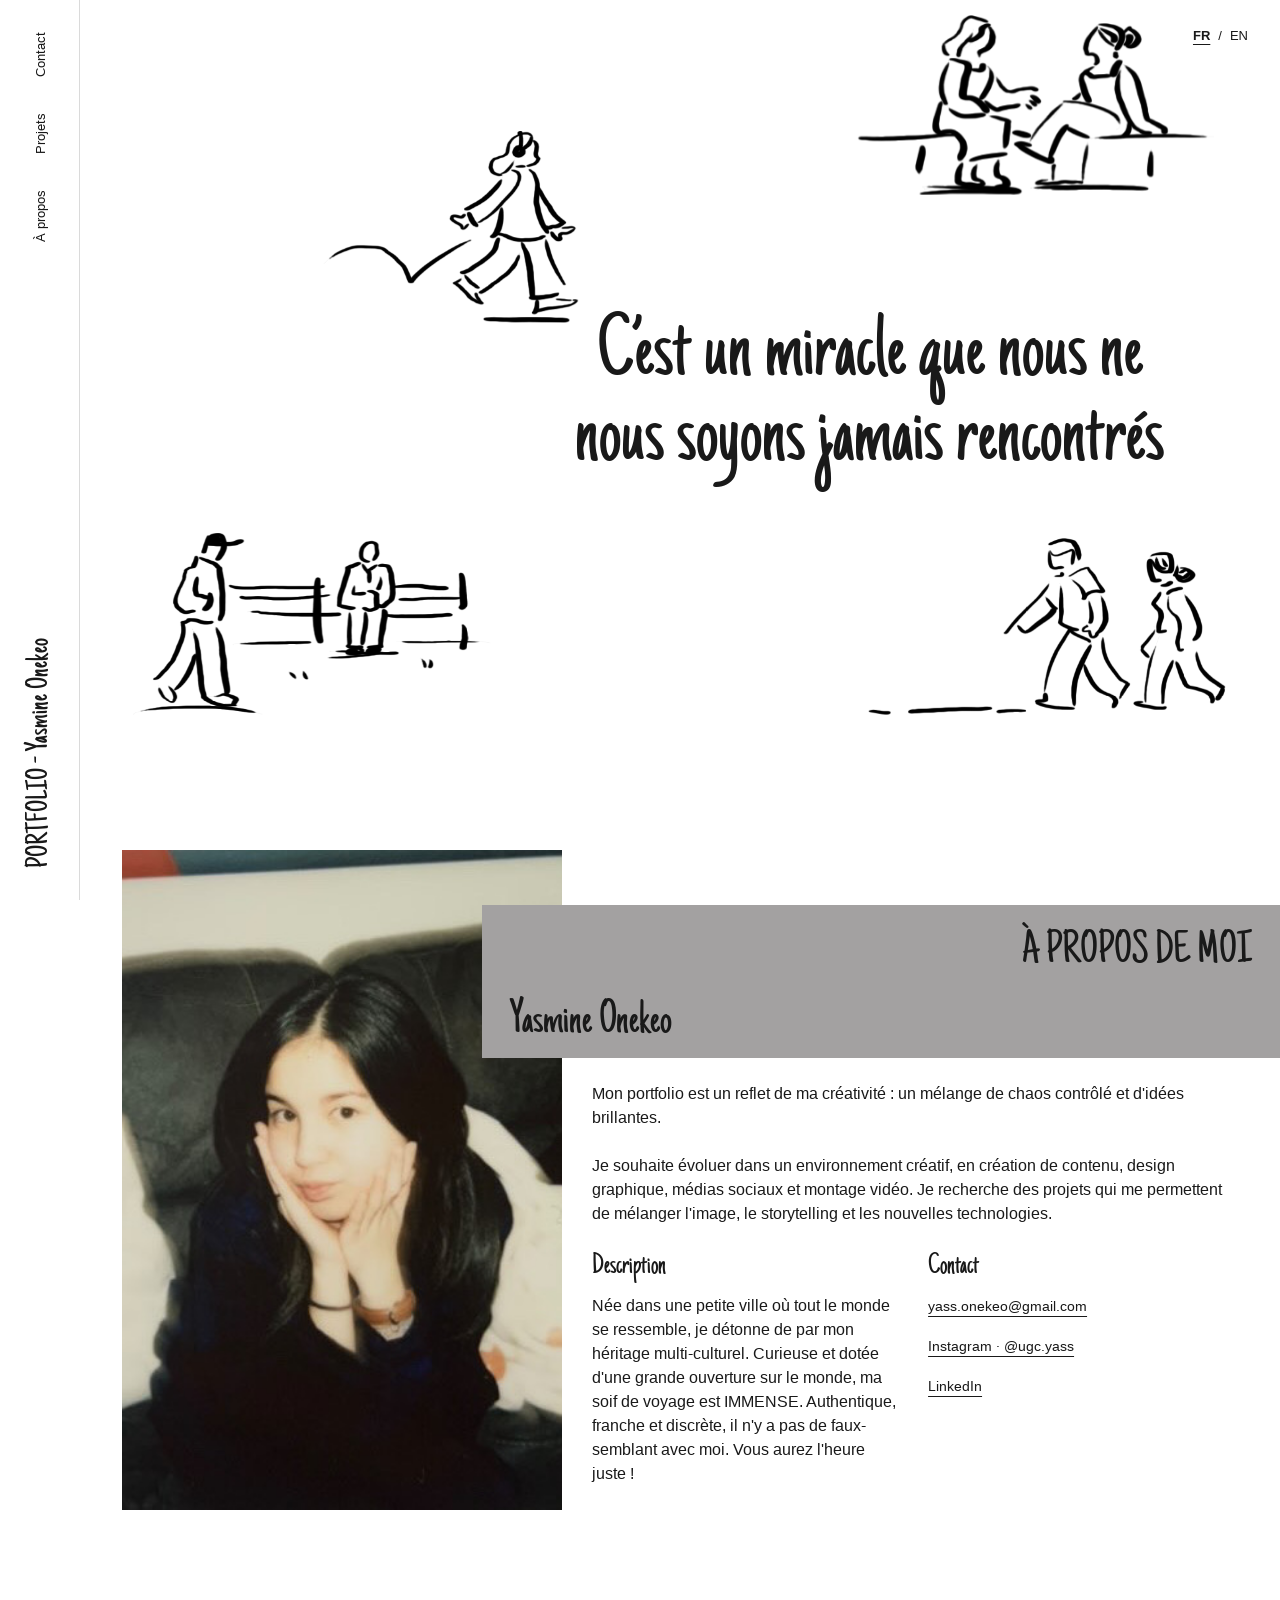
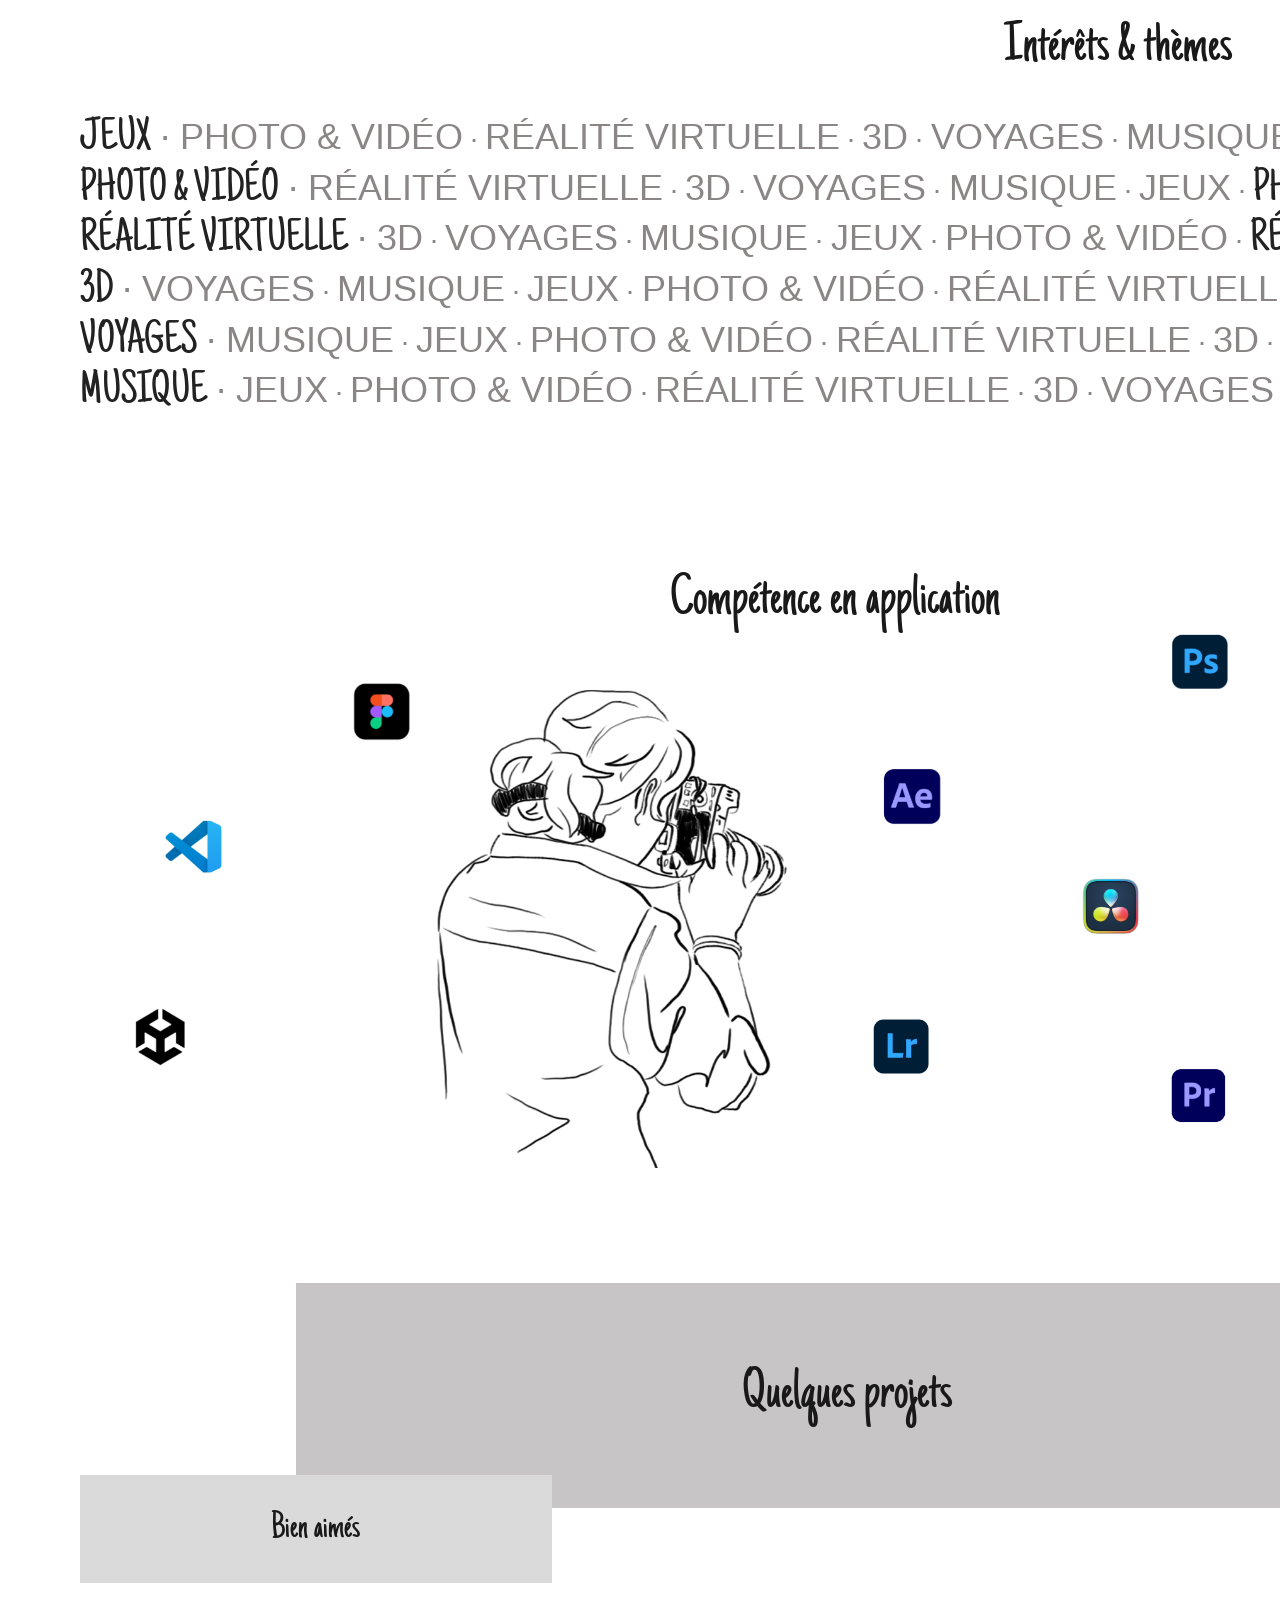
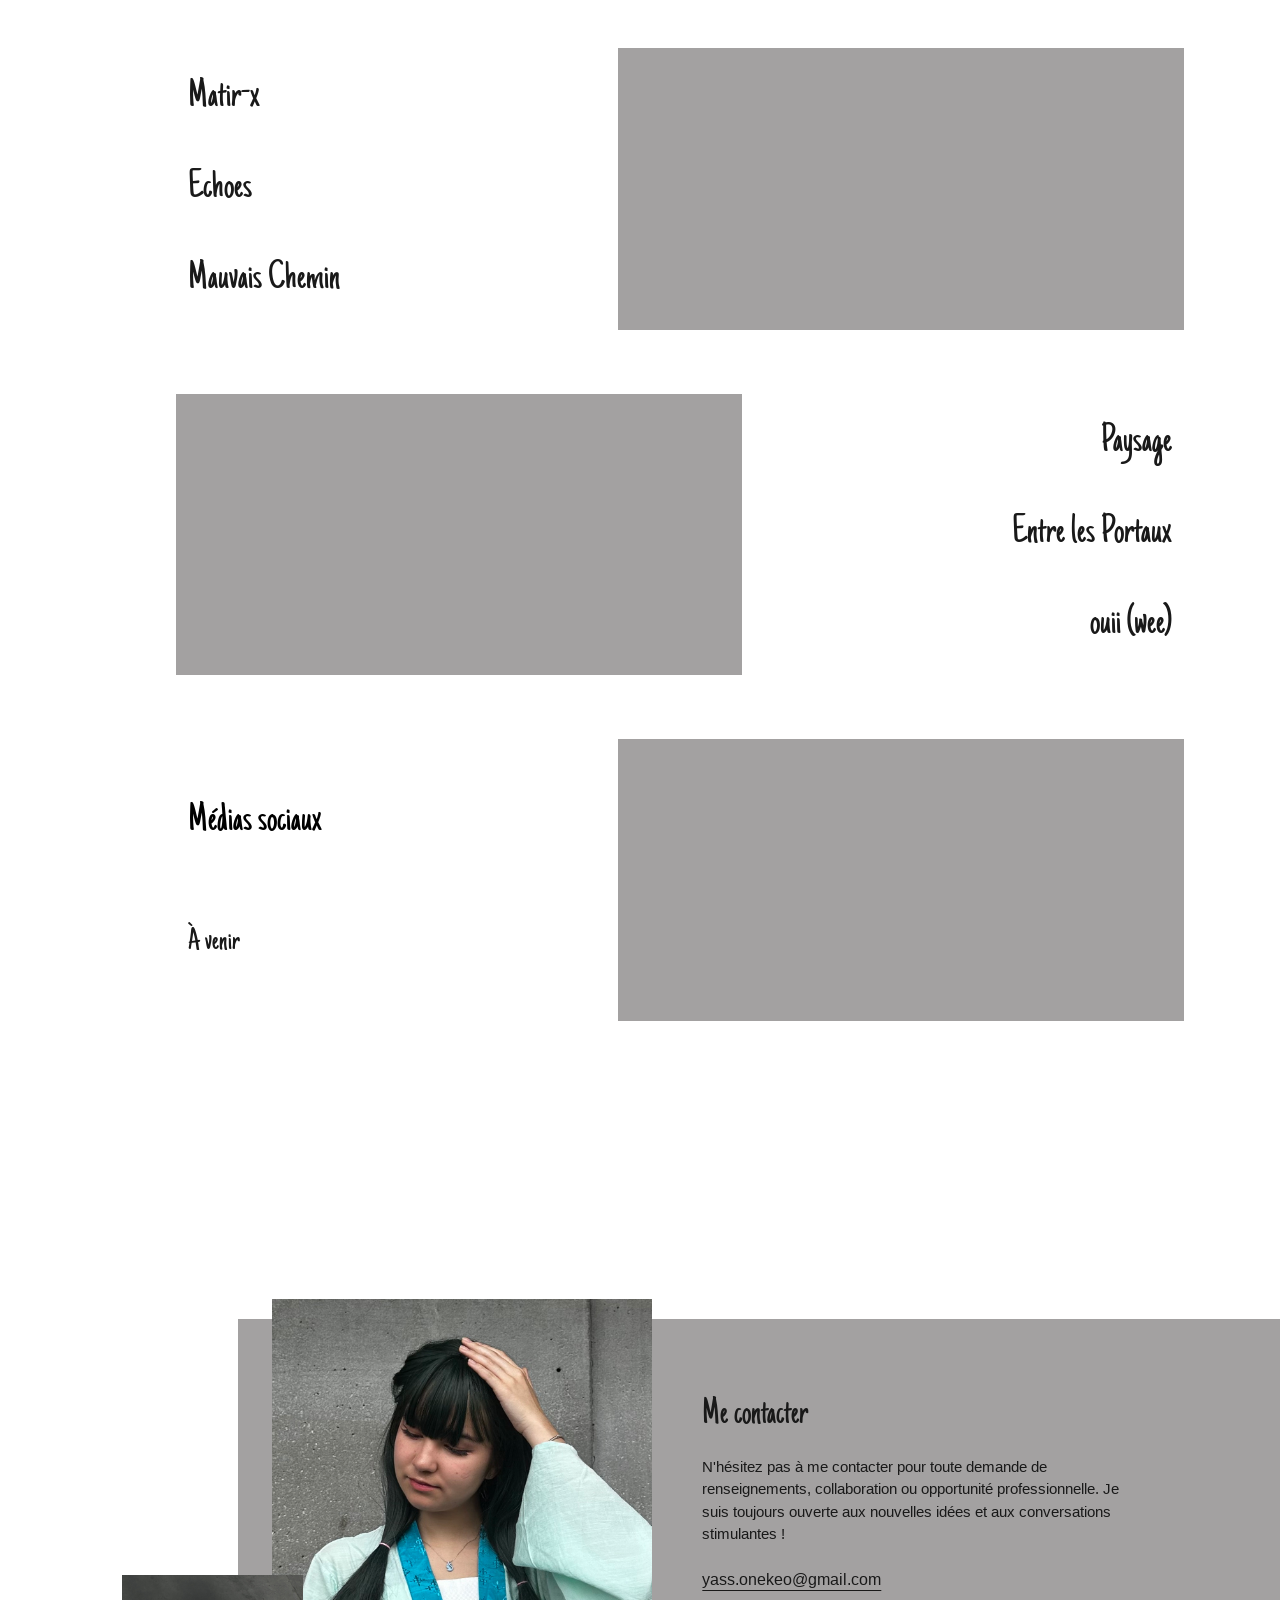
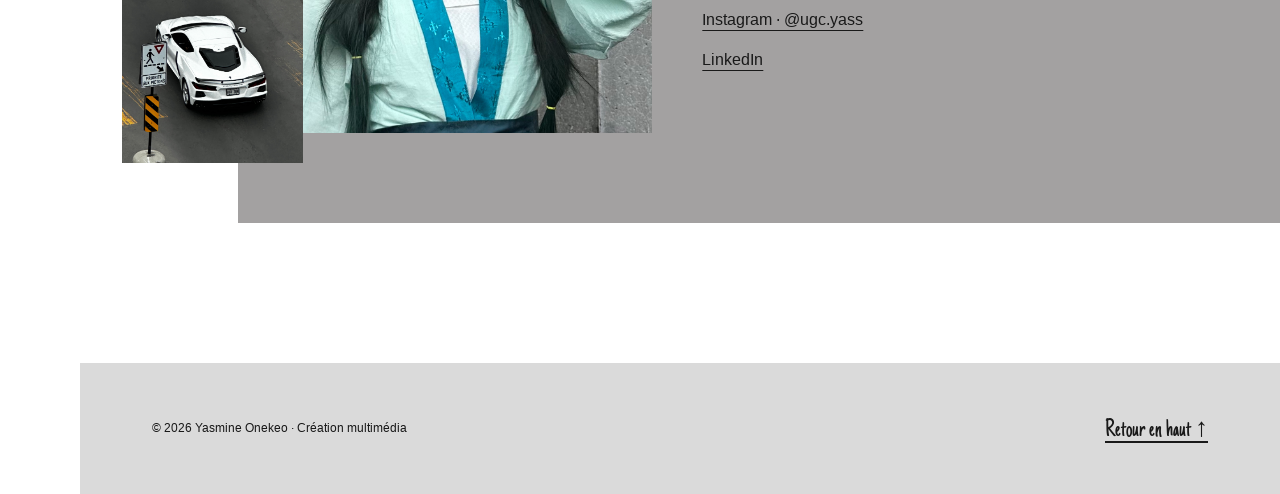
<file: index.html>
<!doctype html>
<html lang="fr">
  <head>
    <meta charset="UTF-8" />
    <meta name="viewport" content="width=device-width, initial-scale=1.0" />
    <meta name="robots" content="noindex, nofollow" />
    <title>Yasmine Onekeo | Portfolio</title>

    <!-- Les feuilles CSS sont lues dans cet ordre : couleurs, règles communes, mise en page. -->
    <link rel="stylesheet" href="./css/variables.css" />
    <link rel="stylesheet" href="./css/base.css" />
    <link rel="stylesheet" href="./css/layout.css" />

    <!-- Le style de la navigation est séparé parce qu'il est réutilisable. -->
    <link rel="stylesheet" href="./css/composantes/navigation.css" />
    <!-- defer attend la lecture du HTML et respecte l'ordre des trois fichiers. -->
    <script src="./js/data.js" defer></script>
    <script src="./js/components/project-card.js" defer></script>
    <script src="./js/main.js" defer></script>
    <link rel="stylesheet" href="./css/language.css" />
    <script src="./js/language.js" defer></script>
  </head>

  <body>
    <!-- Visible seulement au clavier : évite de parcourir toute la navigation. -->
    <a class="skip-link" href="#apropos">Aller au contenu</a>

    <!-- Navigation principale -->
    <header class="header">
      <nav class="navigation">
        <a href="#accueil" class="navigation__logo"
          >PORTFOLIO - Yasmine Onekeo</a
        >

        <ul class="navigation__liste">
          <li>
            <a href="#apropos">À propos</a>
          </li>

          <li>
            <a href="#projets">Projets</a>
          </li>

          <li>
            <a href="#contact">Contact</a>
          </li>
        </ul>
      </nav>
    </header>

    <main>
      <!-- HERO / ACCUEIL -->
      <section id="accueil" class="hero">
        <div class="hero__illustration">
          <img
            class="hero__personnage hero__personnage--haut-gauche"
            src="./assets/images/accueil/heroTopLeft.png"
            alt="Dessin d'une personne qui marche"
          />
          <img
            class="hero__personnage hero__personnage--haut-droite"
            src="./assets/images/accueil/heroTopRight.png"
            alt="Dessin de deux personnes assises"
          />
          <img
            class="hero__personnage hero__personnage--bas-gauche"
            src="./assets/images/accueil/heroBottomLeft.png"
            alt="Dessin de personnes devant une barrière"
          />
          <img
            class="hero__personnage hero__personnage--bas-droite"
            src="./assets/images/accueil/heroBottomRight.png"
            alt="Dessin de deux personnes qui marchent"
          />
          <p class="hero__texte">
            C’est un miracle que nous ne nous soyons jamais rencontrés
          </p>
        </div>
      </section>

      <!-- À PROPOS -->
      <section id="apropos" class="apropos">
        <div class="apropos__image">
          <img
            src="./assets/images/accueil/meeee.JPG"
            alt="Portrait de Yasmine Onekeo"
          />
        </div>

        <div class="apropos__contenu">
          <header class="apropos__header">
            <h2>À propos de moi</h2>
            <h1>Yasmine Onekeo</h1>
          </header>

          <div class="apropos__texte">
            <p>
              Mon portfolio est un reflet de ma créativité : un mélange de chaos
              contrôlé et d'idées brillantes.<br /><br />
              Je souhaite évoluer dans un environnement créatif, en création de
              contenu, design graphique, médias sociaux et montage vidéo. Je
              recherche des projets qui me permettent de mélanger l'image, le
              storytelling et les nouvelles technologies.
            </p>

            <div class="apropos__details">
              <div>
                <h3>Description</h3>

                <p>
                  Née dans une petite ville où tout le monde se ressemble, je
                  détonne de par mon héritage multi-culturel. Curieuse et dotée
                  d'une grande ouverture sur le monde, ma soif de voyage est
                  IMMENSE. Authentique, franche et discrète, il n'y a pas de
                  faux-semblant avec moi. Vous aurez l'heure juste !
                </p>
              </div>

              <div>
                <h3>Contact</h3>

                <p>
                  <a href="mailto:yass.onekeo@gmail.com">
                    yass.onekeo@gmail.com
                  </a>
                </p>

                <p>
                  <a
                    href="https://www.instagram.com/ugc.yass/"
                    target="_blank"
                    rel="noopener noreferrer"
                  >
                    Instagram · @ugc.yass
                  </a>
                </p>
                <p>
                  <a href="https://www.linkedin.com/in/yasmine-onekeo-022b5729a/" target="_blank" rel="noopener noreferrer">LinkedIn</a>
                </p>
              </div>
            </div>
          </div>
        </div>
      </section>

      <!-- INTÉRÊTS & THÈMES -->
      <section class="interets">
        <h2>Intérêts & thèmes</h2>

        <div class="interets__marquee">
          <!-- Ligne 1 : défilement vers la gauche -->
          <div class="interets__ligne">
            <div class="interets__groupe">
              <strong class="interets__mot interets__mot--rouge">JEUX</strong>
              <span class="interets__mot interets__mot--vert"
                >PHOTO & VIDÉO</span
              >
              <span class="interets__mot interets__mot--mauve"
                >RÉALITÉ VIRTUELLE</span
              >
              <span class="interets__mot interets__mot--bleu">3D</span>
              <span class="interets__mot interets__mot--jaune">VOYAGES</span>
              <span class="interets__mot interets__mot--rose">MUSIQUE</span>
              <strong class="interets__mot interets__mot--rouge">JEUX</strong>
              <span class="interets__mot interets__mot--vert"
                >PHOTO & VIDÉO</span
              >
              <span class="interets__mot interets__mot--mauve"
                >RÉALITÉ VIRTUELLE</span
              >
              <span class="interets__mot interets__mot--bleu">3D</span>
              <span class="interets__mot interets__mot--jaune">VOYAGES</span>
              <span class="interets__mot interets__mot--rose">MUSIQUE</span>
            </div>

            <!-- Copie du premier groupe : elle rend le défilement continu, sans saut. -->
            <div class="interets__groupe" aria-hidden="true">
              <strong class="interets__mot interets__mot--rouge">JEUX</strong>
              <span class="interets__mot interets__mot--vert"
                >PHOTO & VIDÉO</span
              >
              <span class="interets__mot interets__mot--mauve"
                >RÉALITÉ VIRTUELLE</span
              >
              <span class="interets__mot interets__mot--bleu">3D</span>
              <span class="interets__mot interets__mot--jaune">VOYAGES</span>
              <span class="interets__mot interets__mot--rose">MUSIQUE</span>
              <strong class="interets__mot interets__mot--rouge">JEUX</strong>
              <span class="interets__mot interets__mot--vert"
                >PHOTO & VIDÉO</span
              >
              <span class="interets__mot interets__mot--mauve"
                >RÉALITÉ VIRTUELLE</span
              >
              <span class="interets__mot interets__mot--bleu">3D</span>
              <span class="interets__mot interets__mot--jaune">VOYAGES</span>
              <span class="interets__mot interets__mot--rose">MUSIQUE</span>
            </div>
          </div>

          <!-- Ligne 2 : défilement vers la droite -->
          <div class="interets__ligne">
            <div class="interets__groupe">
              <strong class="interets__mot interets__mot--vert"
                >PHOTO & VIDÉO</strong
              >
              <span class="interets__mot interets__mot--mauve"
                >RÉALITÉ VIRTUELLE</span
              >
              <span class="interets__mot interets__mot--bleu">3D</span>
              <span class="interets__mot interets__mot--jaune">VOYAGES</span>
              <span class="interets__mot interets__mot--rose">MUSIQUE</span>
              <span class="interets__mot interets__mot--rouge">JEUX</span>
              <strong class="interets__mot interets__mot--vert"
                >PHOTO & VIDÉO</strong
              >
              <span class="interets__mot interets__mot--mauve"
                >RÉALITÉ VIRTUELLE</span
              >
              <span class="interets__mot interets__mot--bleu">3D</span>
              <span class="interets__mot interets__mot--jaune">VOYAGES</span>
              <span class="interets__mot interets__mot--rose">MUSIQUE</span>
              <span class="interets__mot interets__mot--rouge">JEUX</span>
            </div>

            <!-- Copie nécessaire au défilement continu -->
            <div class="interets__groupe" aria-hidden="true">
              <strong class="interets__mot interets__mot--vert"
                >PHOTO & VIDÉO</strong
              >
              <span class="interets__mot interets__mot--mauve"
                >RÉALITÉ VIRTUELLE</span
              >
              <span class="interets__mot interets__mot--bleu">3D</span>
              <span class="interets__mot interets__mot--jaune">VOYAGES</span>
              <span class="interets__mot interets__mot--rose">MUSIQUE</span>
              <span class="interets__mot interets__mot--rouge">JEUX</span>
              <strong class="interets__mot interets__mot--vert"
                >PHOTO & VIDÉO</strong
              >
              <span class="interets__mot interets__mot--mauve"
                >RÉALITÉ VIRTUELLE</span
              >
              <span class="interets__mot interets__mot--bleu">3D</span>
              <span class="interets__mot interets__mot--jaune">VOYAGES</span>
              <span class="interets__mot interets__mot--rose">MUSIQUE</span>
              <span class="interets__mot interets__mot--rouge">JEUX</span>
            </div>
          </div>

          <!-- Ligne 3 : défilement vers la gauche -->
          <div class="interets__ligne">
            <div class="interets__groupe">
              <strong class="interets__mot interets__mot--mauve"
                >RÉALITÉ VIRTUELLE</strong
              >
              <span class="interets__mot interets__mot--bleu">3D</span>
              <span class="interets__mot interets__mot--jaune">VOYAGES</span>
              <span class="interets__mot interets__mot--rose">MUSIQUE</span>
              <span class="interets__mot interets__mot--rouge">JEUX</span>
              <span class="interets__mot interets__mot--vert"
                >PHOTO & VIDÉO</span
              >
              <strong class="interets__mot interets__mot--mauve"
                >RÉALITÉ VIRTUELLE</strong
              >
              <span class="interets__mot interets__mot--bleu">3D</span>
              <span class="interets__mot interets__mot--jaune">VOYAGES</span>
              <span class="interets__mot interets__mot--rose">MUSIQUE</span>
              <span class="interets__mot interets__mot--rouge">JEUX</span>
              <span class="interets__mot interets__mot--vert"
                >PHOTO & VIDÉO</span
              >
            </div>

            <!-- Copie nécessaire au défilement continu -->
            <div class="interets__groupe" aria-hidden="true">
              <strong class="interets__mot interets__mot--mauve"
                >RÉALITÉ VIRTUELLE</strong
              >
              <span class="interets__mot interets__mot--bleu">3D</span>
              <span class="interets__mot interets__mot--jaune">VOYAGES</span>
              <span class="interets__mot interets__mot--rose">MUSIQUE</span>
              <span class="interets__mot interets__mot--rouge">JEUX</span>
              <span class="interets__mot interets__mot--vert"
                >PHOTO & VIDÉO</span
              >
              <strong class="interets__mot interets__mot--mauve"
                >RÉALITÉ VIRTUELLE</strong
              >
              <span class="interets__mot interets__mot--bleu">3D</span>
              <span class="interets__mot interets__mot--jaune">VOYAGES</span>
              <span class="interets__mot interets__mot--rose">MUSIQUE</span>
              <span class="interets__mot interets__mot--rouge">JEUX</span>
              <span class="interets__mot interets__mot--vert">PHOTO VIDÉO</span>
            </div>
          </div>

          <!-- Ligne 4 : défilement vers la droite -->
          <div class="interets__ligne">
            <div class="interets__groupe">
              <strong class="interets__mot interets__mot--bleu">3D</strong>
              <span class="interets__mot interets__mot--jaune">VOYAGES</span>
              <span class="interets__mot interets__mot--rose">MUSIQUE</span>
              <span class="interets__mot interets__mot--rouge">JEUX</span>
              <span class="interets__mot interets__mot--vert"
                >PHOTO & VIDÉO</span
              >
              <span class="interets__mot interets__mot--mauve"
                >RÉALITÉ VIRTUELLE</span
              >
              <strong class="interets__mot interets__mot--bleu">3D</strong>
              <span class="interets__mot interets__mot--jaune">VOYAGES</span>
              <span class="interets__mot interets__mot--rose">MUSIQUE</span>
              <span class="interets__mot interets__mot--rouge">JEUX</span>
              <span class="interets__mot interets__mot--vert"
                >PHOTO & VIDÉO</span
              >
              <span class="interets__mot interets__mot--mauve"
                >RÉALITÉ VIRTUELLE</span
              >
            </div>

            <!-- Copie nécessaire au défilement continu -->
            <div class="interets__groupe" aria-hidden="true">
              <strong class="interets__mot interets__mot--bleu">3D</strong>
              <span class="interets__mot interets__mot--jaune">VOYAGES</span>
              <span class="interets__mot interets__mot--rose">MUSIQUE</span>
              <span class="interets__mot interets__mot--rouge">JEUX</span>
              <span class="interets__mot interets__mot--vert"
                >PHOTO & VIDÉO</span
              >
              <span class="interets__mot interets__mot--mauve"
                >RÉALITÉ VIRTUELLE</span
              >
              <strong class="interets__mot interets__mot--bleu">3D</strong>
              <span class="interets__mot interets__mot--jaune">VOYAGES</span>
              <span class="interets__mot interets__mot--rose">MUSIQUE</span>
              <span class="interets__mot interets__mot--rouge">JEUX</span>
              <span class="interets__mot interets__mot--vert"
                >PHOTO & VIDÉO</span
              >
              <span class="interets__mot interets__mot--mauve"
                >RÉALITÉ VIRTUELLE</span
              >
            </div>
          </div>

          <!-- Ligne 5 : défilement vers la gauche -->
          <div class="interets__ligne">
            <div class="interets__groupe">
              <strong class="interets__mot interets__mot--jaune"
                >VOYAGES</strong
              >
              <span class="interets__mot interets__mot--rose">MUSIQUE</span>
              <span class="interets__mot interets__mot--rouge">JEUX</span>
              <span class="interets__mot interets__mot--vert"
                >PHOTO & VIDÉO</span
              >
              <span class="interets__mot interets__mot--mauve"
                >RÉALITÉ VIRTUELLE</span
              >
              <span class="interets__mot interets__mot--bleu">3D</span>
              <strong class="interets__mot interets__mot--jaune"
                >VOYAGES</strong
              >
              <span class="interets__mot interets__mot--rose">MUSIQUE</span>
              <span class="interets__mot interets__mot--rouge">JEUX</span>
              <span class="interets__mot interets__mot--vert"
                >PHOTO & VIDÉO</span
              >
              <span class="interets__mot interets__mot--mauve"
                >RÉALITÉ VIRTUELLE</span
              >
              <span class="interets__mot interets__mot--bleu">3D</span>
            </div>

            <!-- Copie nécessaire au défilement continu -->
            <div class="interets__groupe" aria-hidden="true">
              <strong class="interets__mot interets__mot--jaune"
                >VOYAGES</strong
              >
              <span class="interets__mot interets__mot--rose">MUSIQUE</span>
              <span class="interets__mot interets__mot--rouge">JEUX</span>
              <span class="interets__mot interets__mot--vert"
                >PHOTO & VIDÉO</span
              >
              <span class="interets__mot interets__mot--mauve"
                >RÉALITÉ VIRTUELLE</span
              >
              <span class="interets__mot interets__mot--bleu">3D</span>
              <strong class="interets__mot interets__mot--jaune"
                >VOYAGES</strong
              >
              <span class="interets__mot interets__mot--rose">MUSIQUE</span>
              <span class="interets__mot interets__mot--rouge">JEUX</span>
              <span class="interets__mot interets__mot--vert"
                >PHOTO & VIDÉO</span
              >
              <span class="interets__mot interets__mot--mauve"
                >RÉALITÉ VIRTUELLE</span
              >
              <span class="interets__mot interets__mot--bleu">3D</span>
            </div>
          </div>

          <!-- Ligne 6 : défilement vers la droite -->
          <div class="interets__ligne">
            <div class="interets__groupe">
              <strong class="interets__mot interets__mot--rose">MUSIQUE</strong>
              <span class="interets__mot interets__mot--rouge">JEUX</span>
              <span class="interets__mot interets__mot--vert"
                >PHOTO & VIDÉO</span
              >
              <span class="interets__mot interets__mot--mauve"
                >RÉALITÉ VIRTUELLE</span
              >
              <span class="interets__mot interets__mot--bleu">3D</span>
              <span class="interets__mot interets__mot--jaune">VOYAGES</span>
              <strong class="interets__mot interets__mot--rose">MUSIQUE</strong>
              <span class="interets__mot interets__mot--rouge">JEUX</span>
              <span class="interets__mot interets__mot--vert"
                >PHOTO & VIDÉO</span
              >
              <span class="interets__mot interets__mot--mauve"
                >RÉALITÉ VIRTUELLE</span
              >
              <span class="interets__mot interets__mot--bleu">3D</span>
              <span class="interets__mot interets__mot--jaune">VOYAGES</span>
            </div>

            <!-- Copie nécessaire au défilement continu -->
            <div class="interets__groupe" aria-hidden="true">
              <strong class="interets__mot interets__mot--rose">MUSIQUE</strong>
              <span class="interets__mot interets__mot--rouge">JEUX</span>
              <span class="interets__mot interets__mot--vert"
                >PHOTO & VIDÉO</span
              >
              <span class="interets__mot interets__mot--mauve"
                >RÉALITÉ VIRTUELLE</span
              >
              <span class="interets__mot interets__mot--bleu">3D</span>
              <span class="interets__mot interets__mot--jaune">VOYAGES</span>
              <strong class="interets__mot interets__mot--rose">MUSIQUE</strong>
              <span class="interets__mot interets__mot--rouge">JEUX</span>
              <span class="interets__mot interets__mot--vert"
                >PHOTO & VIDÉO</span
              >
              <span class="interets__mot interets__mot--mauve"
                >RÉALITÉ VIRTUELLE</span
              >
              <span class="interets__mot interets__mot--bleu">3D</span>
              <span class="interets__mot interets__mot--jaune">VOYAGES</span>
            </div>
          </div>
        </div>
      </section>

      <!-- SKILLS / EXPERTISE -->
      <section class="skills">
        <h2>Compétence en application</h2>

        <div class="skills__contenu">
          <div class="skills__illustration">
            <img src="./assets/images/accueil/illustrationn.png" alt="" />
          </div>

          <ul class="skills__logiciels">
            <li class="logiciel" tabindex="0" aria-label="Figma">
              <img
                class="logiciel__icone"
                src="./assets/icones/figma.png"
                alt=""
                width="65"
                height="65"
                loading="lazy"
              />
              <span class="logiciel__nom" aria-hidden="true">Figma</span>
            </li>

            <li class="logiciel" tabindex="0" aria-label="Visual Studio Code">
              <img
                class="logiciel__icone"
                src="./assets/icones/vscode.png"
                alt=""
                width="65"
                height="65"
                loading="lazy"
              />
              <span class="logiciel__nom" aria-hidden="true"
                >Visual Studio Code</span
              >
            </li>

            <li class="logiciel" tabindex="0" aria-label="Unity">
              <img
                class="logiciel__icone"
                src="./assets/icones/unity.png"
                alt=""
                width="65"
                height="65"
                loading="lazy"
              />
              <span class="logiciel__nom" aria-hidden="true">Unity</span>
            </li>

            <li class="logiciel" tabindex="0" aria-label="Adobe Photoshop">
              <img
                class="logiciel__icone"
                src="./assets/icones/photoshop.png"
                alt=""
                width="65"
                height="65"
                loading="lazy"
              />
              <span class="logiciel__nom" aria-hidden="true">Photoshop</span>
            </li>

            <li class="logiciel" tabindex="0" aria-label="Adobe After Effects">
              <img
                class="logiciel__icone"
                src="./assets/icones/after-effects.png"
                alt=""
                width="65"
                height="65"
                loading="lazy"
              />
              <span class="logiciel__nom" aria-hidden="true"
                >After Effects</span
              >
            </li>

            <li class="logiciel" tabindex="0" aria-label="DaVinci Resolve">
              <img
                class="logiciel__icone"
                src="./assets/icones/davinci-resolve.png"
                alt=""
                width="65"
                height="65"
                loading="lazy"
              />
              <span class="logiciel__nom" aria-hidden="true"
                >DaVinci Resolve</span
              >
            </li>

            <li class="logiciel" tabindex="0" aria-label="Adobe Lightroom">
              <img
                class="logiciel__icone"
                src="./assets/icones/lightroom.png"
                alt=""
                width="65"
                height="65"
                loading="lazy"
              />
              <span class="logiciel__nom" aria-hidden="true">Lightroom</span>
            </li>

            <li class="logiciel" tabindex="0" aria-label="Adobe Premiere Pro">
              <img
                class="logiciel__icone"
                src="./assets/icones/premiere-pro.png"
                alt=""
                width="65"
                height="65"
                loading="lazy"
              />
              <span class="logiciel__nom" aria-hidden="true">Premiere Pro</span>
            </li>
          </ul>
        </div>
      </section>

      <!-- PROJETS -->
      <section id="projets" class="projets">
        <header class="projets__header">
          <h2>Quelques projets</h2>
          <p>Bien aimés</p>
        </header>

        <div class="projets__composition">
          <!-- Cette div est remplie depuis data/projects.json. -->
          <div class="projets__liste" aria-live="polite">
            <p class="projets__message">Chargement des projets…</p>
          </div>
        </div>

        <!-- Cette liste est cachée sur desktop et affichée seulement sur mobile. -->
        <div class="projets__liste-mobile" aria-live="polite">
          <p class="projets__message">Chargement des projets…</p>
        </div>
      </section>

      <!-- CONTACT -->
      <section id="contact" class="contact">
        <figure class="contact__images">
          <img
            class="contact__portrait"
            loading="lazy"
            src="./assets/images/accueil/contact.jpeg"
            alt="Yasmine Onekeo"
          />

          <img
            class="contact__voiture"
            loading="lazy"
            src="./assets/images/accueil/voiture.JPG"
            alt="Extrait d'un projet photographique"
          />
        </figure>

        <div class="contact__contenu">
          <h2>Me contacter</h2>

          <p class="contact__texte">
            N'hésitez pas à me contacter pour toute demande de renseignements,
            collaboration ou opportunité professionnelle. Je suis toujours
            ouverte aux nouvelles idées et aux conversations stimulantes !
          </p>

          <address>
            <p>
              <a href="mailto:yass.onekeo@gmail.com">yass.onekeo@gmail.com</a>
            </p>

            <p>
              <a
                href="https://www.instagram.com/ugc.yass/"
                target="_blank"
                rel="noopener noreferrer"
              >
                Instagram · @ugc.yass
              </a>
            </p>
            <p>
              <a href="https://www.linkedin.com/in/yasmine-onekeo-022b5729a/" target="_blank" rel="noopener noreferrer">LinkedIn</a>
            </p>
          </address>
        </div>
      </section>
    </main>

    <!-- FOOTER -->
    <footer class="footer">
      <p>© 2026 Yasmine Onekeo · Création multimédia</p>
      <a href="#accueil">Retour en haut ↑</a>
    </footer>
  </body>
</html>
</file>
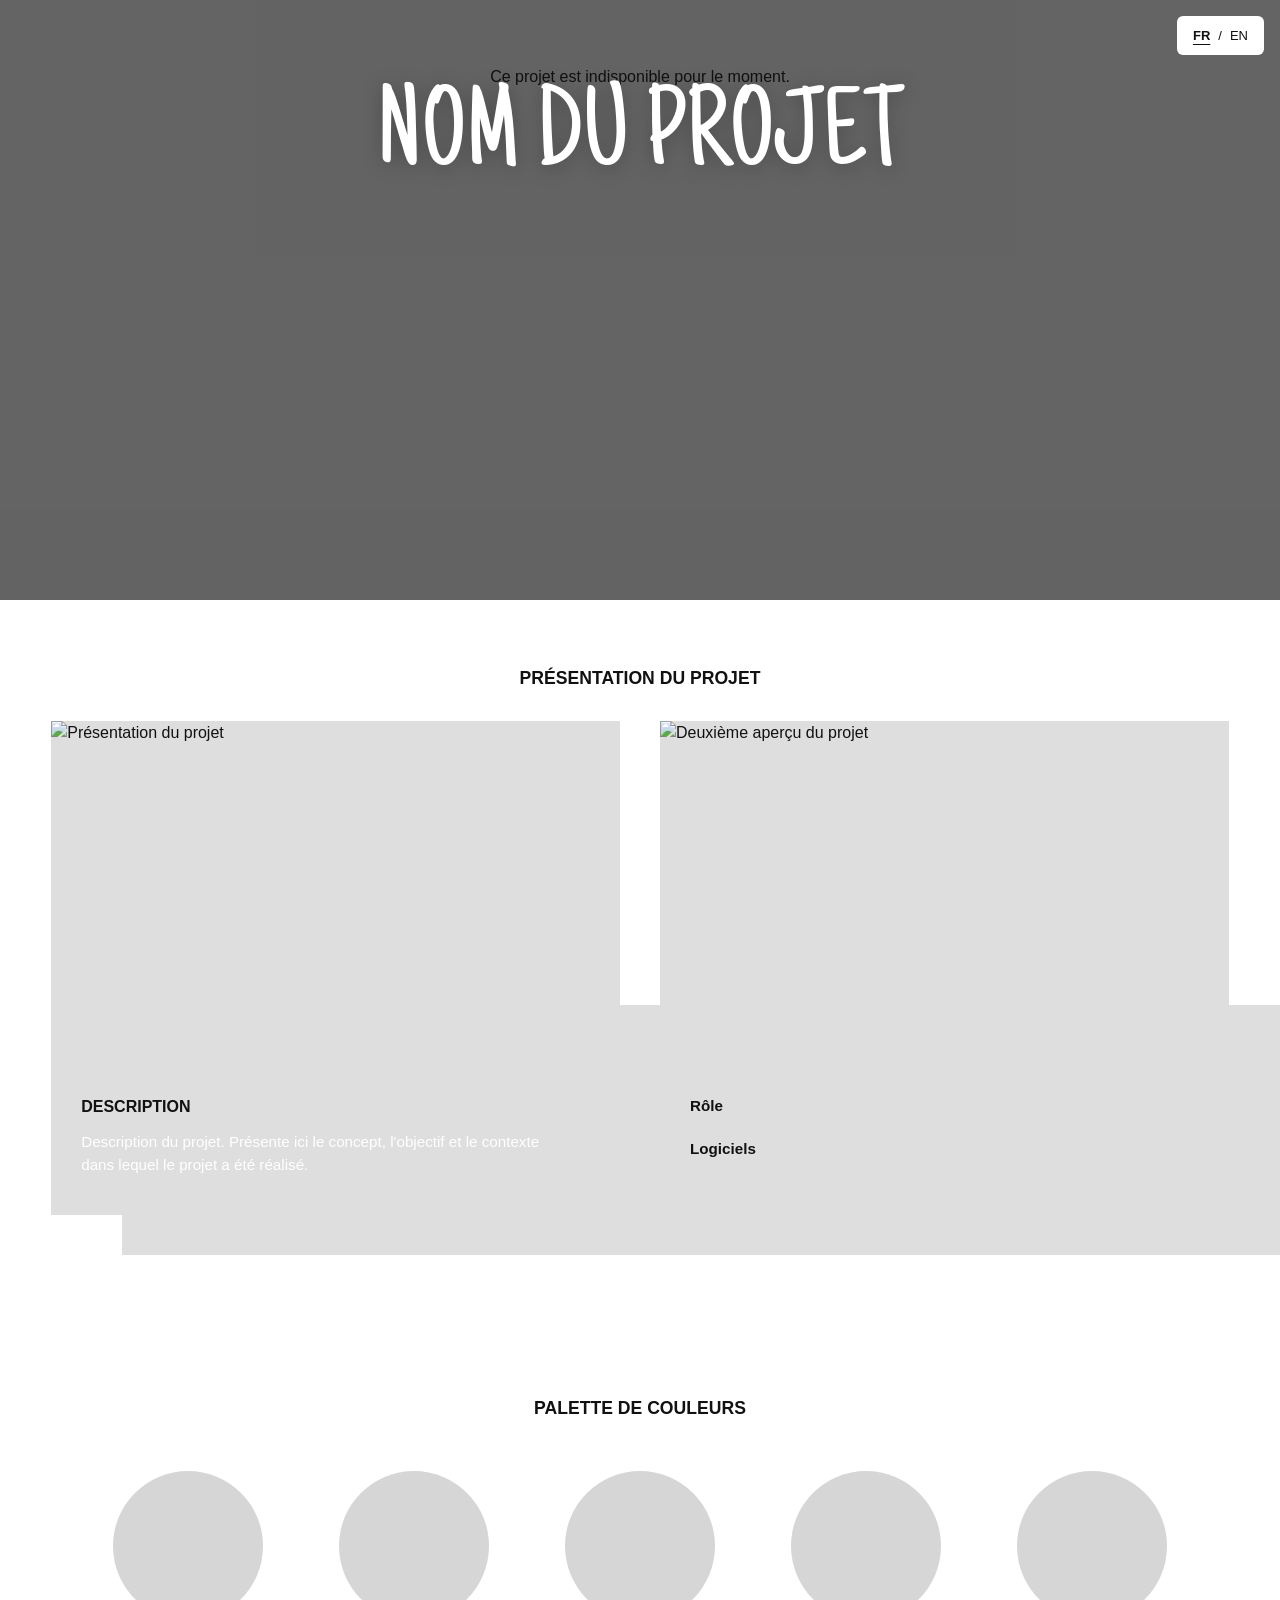
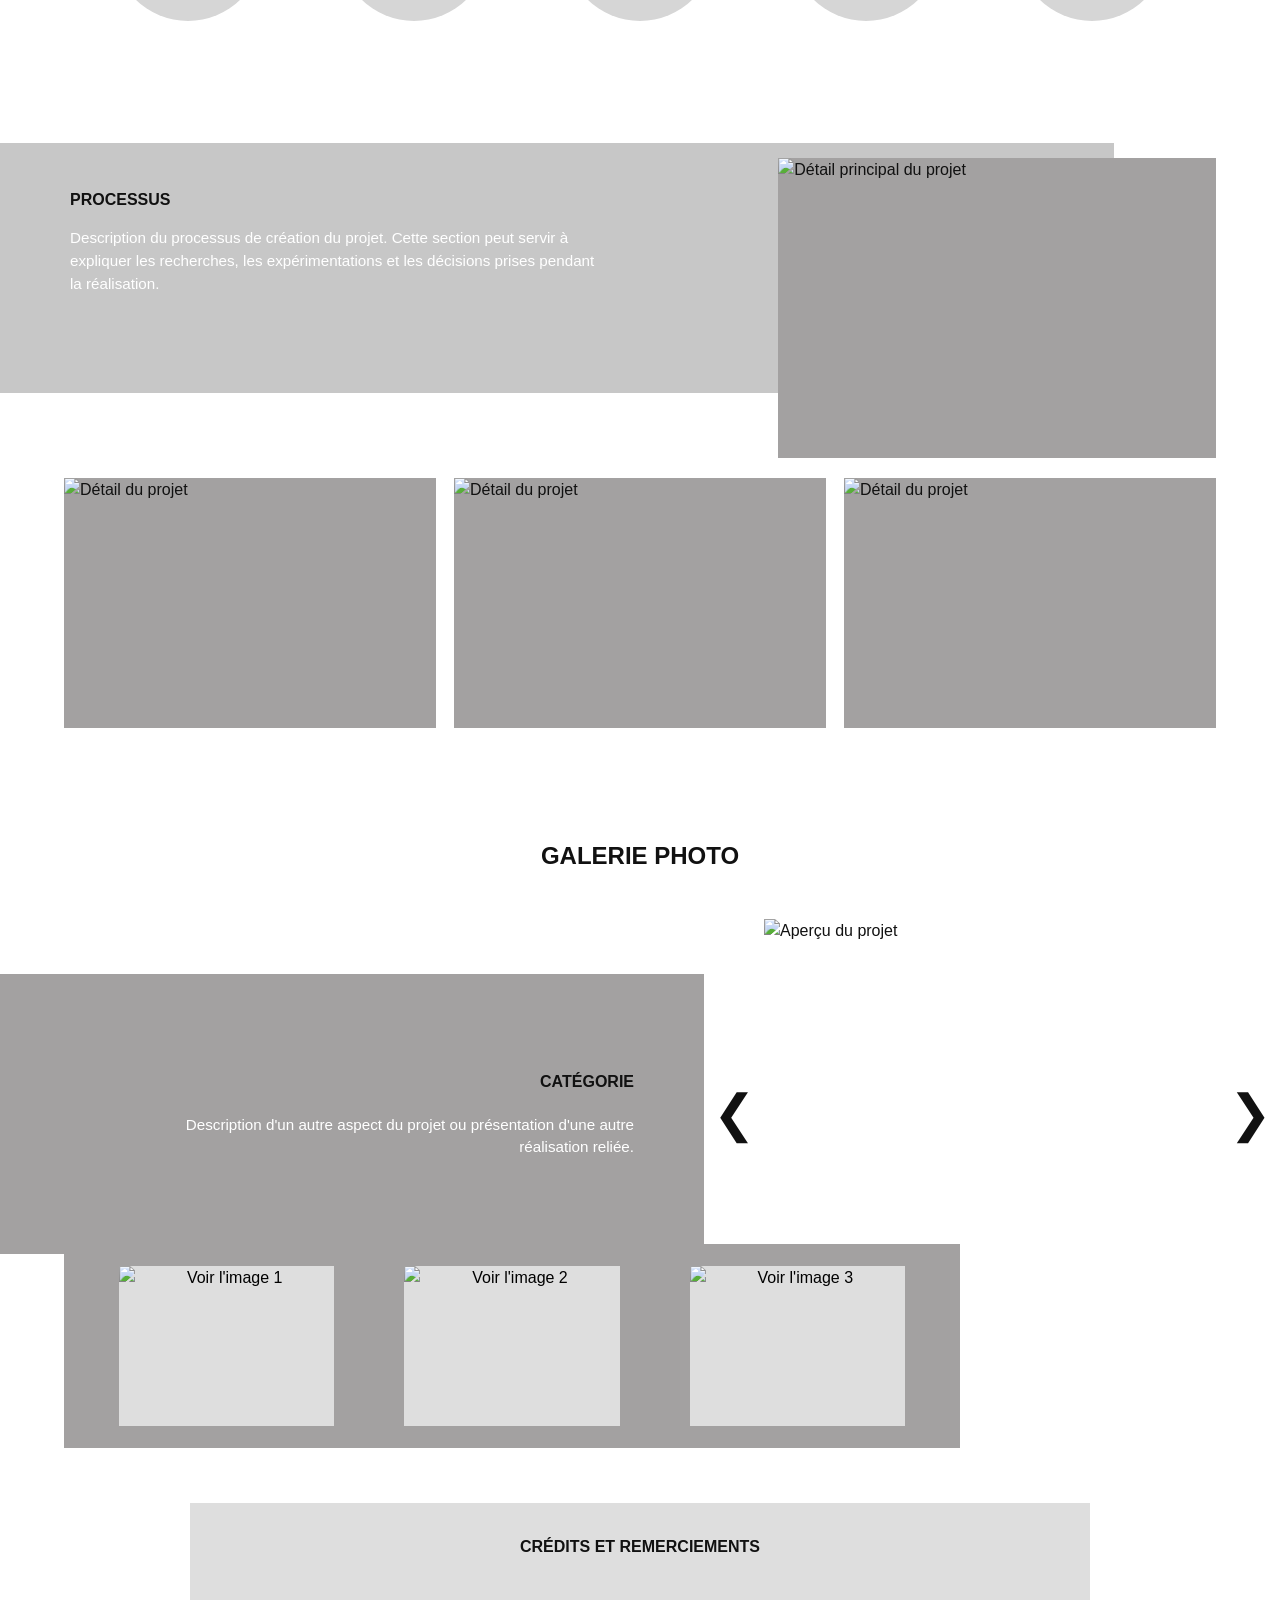
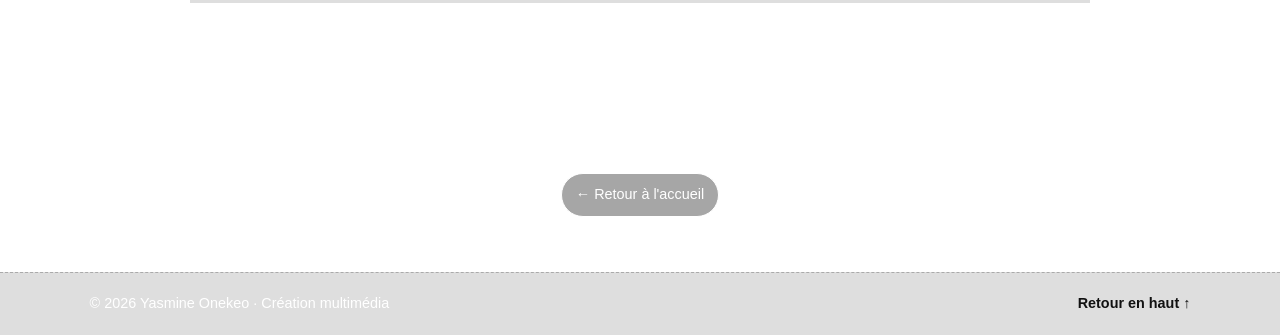
<file: projet.html>
<!DOCTYPE html>
<html lang="fr">
  <head>
    <meta charset="UTF-8" />
    <meta name="viewport" content="width=device-width, initial-scale=1.0" />
    <meta name="robots" content="noindex, nofollow" />

    <title>Projet | Yasmine Onekeo</title>

    <!-- Cette feuille contient seulement le style des pages de détail. -->
    <link rel="stylesheet" href="css/layoutProjets.css" />

    <!-- data.js lit les projets; project.js remplit cette page avec le bon projet. -->
    <script src="./js/data.js" defer></script>
    <script src="./js/project.js" defer></script>
    <link rel="stylesheet" href="./css/language.css" />
    <script src="./js/language.js" defer></script>
  </head>

  <body>
    <!-- HERO : titre, image de fond et bouton vidéo sont remplis par project.js. -->
    <header class="projet-hero" id="accueil">
      <p id="projet-message" role="status">Chargement du projet…</p>
      <h1>Nom du projet</h1>

      <!-- Le bouton est visible seulement si le projet possède une vidéo. -->
      <button
        type="button"
        class="projet-hero__video"
        id="projet-video"
        aria-label="Voir la vidéo du projet"
        hidden
      >
        <span aria-hidden="true">▶</span>
      </button>
    </header>

    <!-- La vidéo reste sur le site dans cette fenêtre, puis s'arrête à la fermeture. -->
    <dialog class="video-modal" id="video-modal" aria-label="Vidéo du projet">
      <div class="video-modal__contenu">
        <button
          class="video-modal__fermer"
          id="video-modal-fermer"
          type="button"
          aria-label="Fermer la vidéo"
        >
          ×
        </button>
        <iframe
          id="video-modal-lecteur"
          title="Vidéo du projet"
          allow="autoplay; encrypted-media; picture-in-picture"
          allowfullscreen
        ></iframe>
      </div>
    </dialog>

    <main>
      <!-- Présentation provisoire pour un projet qui n'a pas encore tous ses contenus. -->
      <section class="projet-en-cours" id="projet-en-cours" hidden>
        <div class="projet-en-cours__texte">
          <p class="projet-en-cours__statut">Projet en cours · Travail d'équipe</p>
          <h2>Un jeu de cartes à découvrir</h2>
          <p id="projet-en-cours-description"></p>
          <p>Les images et les détails du projet seront ajoutés au fil de sa création.</p>
        </div>
        <div class="projet-en-cours__visuel" aria-label="Visuel du projet à venir">
          <span aria-hidden="true">✳</span>
          <p>Visuel à venir</p>
        </div>
      </section>

      <!-- PRÉSENTATION DU PROJET -->
      <section class="projet-presentation">
        <h2>Présentation du projet</h2>

        <div class="presentation-contenu">
          <div class="presentation-image">
            <img alt="Présentation du projet" />

            <div class="presentation-image__texte">
              <h3>Description</h3>
              <p>
                Description du projet. Présente ici le concept, l'objectif et le
                contexte dans lequel le projet a été réalisé.
              </p>
            </div>
          </div>

          <div class="presentation-description">
            <img alt="Deuxième aperçu du projet" />

            <p><strong>Rôle</strong><span id="projet-role"></span></p>
            <p><strong>Logiciels</strong><span id="projet-logiciels"></span></p>
          </div>
        </div>
      </section>

      <!-- Palette : les cinq cercles et leurs codes sont remplis depuis le JSON. -->
      <section class="projet-palette">
        <h2>Palette de couleurs</h2>

        <div class="palette-couleurs">
          <div class="couleur">
            <div class="couleur-apercu couleur-1"></div>
            <p></p>
          </div>

          <div class="couleur">
            <div class="couleur-apercu couleur-2"></div>
            <p></p>
          </div>

          <div class="couleur">
            <div class="couleur-apercu couleur-3"></div>
            <p></p>
          </div>

          <div class="couleur">
            <div class="couleur-apercu couleur-4"></div>
            <p></p>
          </div>

          <div class="couleur">
            <div class="couleur-apercu couleur-5"></div>
            <p></p>
          </div>
        </div>
      </section>

      <!-- Détails : texte du processus et images de galerie sont ajoutés par JavaScript. -->
      <section class="projet-details">
        <div class="details-description">
          <h2>Processus</h2>

          <p>
            Description du processus de création du projet. Cette section peut
            servir à expliquer les recherches, les expérimentations et les
            décisions prises pendant la réalisation.
          </p>
        </div>

        <div class="details-galerie">
          <figure class="image-principale">
            <img alt="Détail principal du projet" />
          </figure>

          <figure>
            <img alt="Détail du projet" />
          </figure>

          <figure>
            <img alt="Détail du projet" />
          </figure>

          <figure>
            <img alt="Détail du projet" />
          </figure>
        </div>
      </section>

      <!-- Les étapes et logiciels sont ajoutés depuis projects.json. -->
      <section class="processus-logiciels" id="processus-logiciels" hidden>
        <div class="processus-logiciels__texte">
          <h2 id="processus-logiciels-titre">Étapes et logiciels</h2>
          <p id="processus-logiciels-description"></p>
          <ul class="processus-logiciels__liste" id="processus-logiciels-liste"></ul>
        </div>
        <div class="processus-logiciels__images" id="processus-logiciels-images"></div>
      </section>

      <!-- Galerie : le carrousel permet de changer l'image principale. -->
      <section class="autres-projets">
        <h2>Galerie Photo</h2>

        <div class="autres-projets-contenu">
          <div class="autres-projets-description">
            <h3>Catégorie</h3>

            <p>
              Description d'un autre aspect du projet ou présentation d'une
              autre réalisation reliée.
            </p>
          </div>

        <!-- Les boutons déplacent l'image du carrousel vers la gauche ou la droite. -->
          <div class="carrousel-projets">
            <button
              class="carrousel-precedent"
              type="button"
              aria-label="Image précédente"
            >
              &#10094;
            </button>

            <div class="carrousel-image">
              <img alt="Aperçu du projet" />
            </div>

            <button
              class="carrousel-suivant"
              type="button"
              aria-label="Image suivante"
            >
              &#10095;
            </button>
          </div>
        </div>

        <!-- Les trois miniatures sont créées par JavaScript. -->
        <div class="carrousel-miniatures">
          <button type="button">
            <img alt="Voir l'image 1" />
          </button>

          <button type="button">
            <img alt="Voir l'image 2" />
          </button>

          <button type="button">
            <img alt="Voir l'image 3" />
          </button>
        </div>

        <!-- Les informations sont remplies depuis projects.json. -->
        <div class="credits">
          <h2>Crédits et remerciements</h2>
          <p id="projet-credits"></p>
        </div>
      </section>
    </main>

    <!-- Lien simple pour revenir à la page d'accueil du portfolio. -->
    <div class="retour-accueil-bas">
      <a class="retour-accueil" href="./index.html">← Retour à l'accueil</a>
    </div>

    <!-- Pied de page commun à toutes les pages de projet. -->
    <footer class="footer">
      <p>© 2026 Yasmine Onekeo · Création multimédia</p>
      <a href="#accueil">Retour en haut ↑</a>
    </footer>
  </body>
</html>
</file>
<file: css/variables.css>
/*
  Palette commune à toutes les sections.
  Une variable CSS commence par -- et permet de réutiliser une même couleur.
  Exemple : background: var(--gris-collage).
*/
:root {
  --couleur-texte: #191919;
  --couleur-fond: #fff;
  --gris-collage: #a3a1a1;
  --gris-projets: #c7c5c5;
  --gris-clair: #dadada;
  --gris-themes: #8a8686;
}
</file>
<file: css/base.css>
/* Polices  */
@font-face {
  font-family: Liberation;
  src: url("../assets/fonts/liberation_sans/LiberationSans-Regular.ttf")
    format("truetype");
  font-display: swap;
}

@font-face {
  font-family: Liberation;
  src: url("../assets/fonts/liberation_sans/LiberationSans-Bold.ttf")
    format("truetype");
  font-weight: 700;
  font-display: swap;
}

@font-face {
  font-family: "Just Another Hand";
  src: url("../assets/fonts/Just_Another_Hand/JustAnotherHand-Regular.ttf")
    format("truetype");
  font-display: swap;
}

/* Chaque élément compte sa bordure et son espace intérieur dans sa largeur. */
* {
  box-sizing: border-box;
}

/* Le défilement vers les ancres (#projets, #contact…) devient doux. */
html {
  scroll-behavior: smooth;
  scroll-padding-top: 24px;
}

/* Styles communs pour les pages du site. */
body {
  margin: 0;
  color: var(--couleur-texte);
  background: var(--couleur-fond);
  font-family: Liberation, Arial, sans-serif;
  line-height: 1.5;
  overflow-x: hidden;
}

/* Une image ne dépasse jamais la largeur de son conteneur. */
img {
  display: block;
  max-width: 100%;
}

/* Les liens reprennent la couleur du texte qui les entoure. */
a {
  color: inherit;
  text-underline-offset: 5px;
}

a:hover {
  text-decoration: underline;
}

/* Le contour apparaît quand on navigue avec la touche Tab. */
a:focus-visible {
  outline: 2px solid var(--couleur-texte);
  outline-offset: 7px;
}

h1,
h2,
h3,
p {
  margin-top: 0;
}

h2 {
  font-family: "Just Another Hand", cursive;
  font-weight: 400;
  font-size: clamp(36px, 4.5vw, 60px);
  line-height: 1;
}

address {
  font-style: normal;
}

/* Lien aide les personnes au clavier à aller directement au contenu. */
.skip-link {
  position: absolute;
  top: -100px;
  left: 20px;
  z-index: 10;
  padding: 12px;
  background: white;
}

.skip-link:focus {
  top: 12px;
}
</file>
<file: css/layout.css>
/*
  Page d'accueil.
  Les classes qui commencent par hero__, apropos__ ou projets__ sont des parties
  d'une même section. Les règles en bas du fichier adaptent le site au mobile.
*/
main {
  max-width: 1440px;
  margin: auto;
}

.hero {
  margin: 0 3.5% 120px;
}

.hero__illustration {
  position: relative;
  min-height: clamp(460px, 57vw, 760px);
}

.hero__personnage {
  position: absolute;
  width: clamp(150px, 28vw, 400px);
  height: auto;
  object-fit: contain;
}

/* Animation des dessins qui entrent du côté où ils sont placés. */
.hero--anime .hero__personnage {
  opacity: 0;
  will-change: transform, opacity;
  transition:
    opacity 5s ease,
    transform 5s cubic-bezier(0.22, 1, 0.36, 1);
}

.hero--anime .hero__personnage--haut-gauche,
.hero--anime .hero__personnage--bas-gauche {
  transform: translateX(-120px);
}

.hero--anime .hero__personnage--haut-droite,
.hero--anime .hero__personnage--bas-droite {
  transform: translateX(120px);
}

.hero--anime.is-visible .hero__personnage {
  opacity: 1;
  transform: translateX(0);
}

.hero--anime .hero__personnage--haut-gauche {
  transition-delay: 0.6s;
}
.hero--anime .hero__personnage--haut-droite {
  transition-delay: 1s;
}
.hero--anime .hero__personnage--bas-gauche {
  transition-delay: 1.4s;
}
.hero--anime .hero__personnage--bas-droite {
  transition-delay: 1.8s;
}

.hero__personnage--haut-gauche {
  top: 18%;
  left: 18%;
  width: clamp(130px, 20vw, 285px);
}

.hero__personnage--haut-droite {
  top: 2%;
  right: 2%;
}

.hero__personnage--bas-gauche {
  bottom: 2%;
  left: 1%;
}

.hero__personnage--bas-droite {
  right: 1%;
  bottom: 2%;
}

.hero__texte {
  position: absolute;
  top: 43%;
  right: 4%;
  width: min(58%, 760px);
  margin: 0;
  font:
    clamp(52px, 7vw, 110px) / 0.95 "Just Another Hand",
    cursive;
  text-align: center;
}

.hero--anime .hero__texte {
  opacity: 0;
  transform: translateX(120px);
  will-change: transform, opacity;
  transition:
    opacity 5s ease,
    transform 5s cubic-bezier(0.22, 1, 0.36, 1);
}

.hero--anime.is-visible .hero__texte {
  opacity: 1;
  transform: translateX(0);
}

/* Ces sections apparaissent doucement lorsqu'elles entrent dans l'écran. */
.accueil-section--anime {
  opacity: 0;
  transform: translateY(40px);
  transition:
    opacity 1s ease,
    transform 1s cubic-bezier(0.22, 1, 0.36, 1);
}

.accueil-section--anime.is-visible {
  opacity: 1;
  transform: translateY(0);
}

/* À propos */
.apropos {
  display: grid;
  grid-template-columns: 38% 62%;
  margin: 0 0 110px 3.5%;
  align-items: start;
}

.apropos__image img {
  width: 100%;
  height: 660px;
  object-fit: cover;
}

.apropos__contenu {
  margin-top: 55px;
  margin-left: -80px;
  position: relative;
}

.apropos__header {
  /* Le gris reste seulement derrière le titre et le nom. */
  background: var(--gris-collage);
  padding: 24px 28px 12px;
}

.apropos__header h2 {
  font-family: "Just Another Hand", cursive;
  text-transform: uppercase;
  text-align: right;
  font-size: clamp(24px, 3.7vw, 49px);
  font-weight: 400;
  margin: 0 0 22px;
}

.apropos__header h1 {
  font:
    48px/1 "Just Another Hand",
    cursive;
  margin: 0;
}

.apropos__texte {
  padding: 24px 6% 0 110px;
  text-align: left;
}

.apropos__details {
  display: grid;
  grid-template-columns: 1fr 1fr;
  gap: 32px;
  margin-top: 26px;
}

.apropos h3 {
  font:
    30px "Just Another Hand",
    cursive;
  margin-bottom: 12px;
}

.apropos__details a {
  overflow-wrap: anywhere;
  font-size: 14px;
}

/* Dans « À propos », chaque partie arrive après la précédente. */
.apropos.accueil-section--anime {
  opacity: 1;
  transform: none;
  transition: none;
}

.apropos.accueil-section--anime .apropos__image,
.apropos.accueil-section--anime .apropos__header,
.apropos.accueil-section--anime .apropos__texte > p,
.apropos.accueil-section--anime .apropos__details > div {
  opacity: 0;
  transition:
    opacity 1.4s ease,
    transform 1.4s cubic-bezier(0.22, 1, 0.36, 1);
}

.apropos.accueil-section--anime .apropos__image {
  transform: translateX(-55px);
}

.apropos.accueil-section--anime .apropos__header,
.apropos.accueil-section--anime .apropos__texte > p,
.apropos.accueil-section--anime .apropos__details > div {
  transform: translateX(45px);
}

.apropos.accueil-section--anime.is-visible .apropos__image,
.apropos.accueil-section--anime.is-visible .apropos__header,
.apropos.accueil-section--anime.is-visible .apropos__texte > p,
.apropos.accueil-section--anime.is-visible .apropos__details > div {
  opacity: 1;
  transform: translateX(0);
}

.apropos.accueil-section--anime .apropos__header {
  transition-delay: 0.5s;
}

.apropos.accueil-section--anime .apropos__texte > p {
  transition-delay: 0.9s;
}

.apropos.accueil-section--anime .apropos__details > div:first-child {
  transition-delay: 1.3s;
}

.apropos.accueil-section--anime .apropos__details > div:last-child {
  transition-delay: 1.7s;
}

/* Intérêts et défilement */
.interets {
  overflow: hidden;
  margin-bottom: 140px;
}

.interets h2 {
  text-align: right;
  margin: 0 4% 20px;
}

/* Deux groupes identiques assurent une boucle sans coupure. */
.interets__marquee {
  overflow: hidden;
  padding-block: 16px;
}

.interets__ligne {
  display: flex;
  width: max-content;
  animation: interets-defilement 65s linear infinite;
}

.interets__ligne:nth-child(even) {
  animation-direction: reverse;
}

.interets__groupe {
  display: flex;
  flex-shrink: 0;
  align-items: baseline;
  white-space: nowrap;
  color: var(--gris-themes);
  font-size: clamp(21px, 2.8vw, 39px);
  line-height: 1.35;
}

.interets__mot {
  display: inline-block;
  transition:
    color 0.2s,
    text-shadow 0.2s;
}

.interets__mot::after {
  content: "·";
  display: inline-block;
  margin-inline: 0.25em;
  color: var(--gris-themes);
  text-shadow: none;
  font-family: Liberation, sans-serif;
  font-size: 0.8em;
}

.interets__marquee strong {
  color: #222;
  font:
    1.3em/1 "Just Another Hand",
    cursive;
  font-weight: 400;
}

.interets__mot:hover {
  color: var(--glow);
  text-shadow:
    0 0 6px var(--glow),
    0 0 18px var(--glow);
}

@keyframes interets-defilement {
  to {
    transform: translateX(-50%);
  }
}

/* Logiciels et survol */
.skills {
  margin: 0 4% 135px;
}

.skills h2 {
  text-align: center;
  padding-left: 28%;
}

.skills__contenu {
  height: 470px;
  position: relative;
}

.skills__illustration {
  position: absolute;
  width: 32%;
  left: 28%;
  top: 12px;
}

.skills__illustration img {
  width: 100%;
}

.skills__logiciels {
  list-style: none;
  padding: 0;
  margin: 0;
}

.logiciel {
  position: absolute;
  display: grid;
  justify-items: center;
  gap: 10px;
  font-size: 12px;
}

/* L'animation est activée que si JavaScript est dispo. */
.skills--anime .logiciel {
  opacity: 0;
  transform: translateY(24px) rotate(-3deg) scale(0.92);
  will-change: transform, opacity;
  transition:
    opacity 0.45s ease,
    transform 0.55s cubic-bezier(0.22, 1, 0.36, 1);
}

.skills--anime.is-visible .logiciel {
  opacity: 1;
  transform: translateY(0) rotate(0) scale(1);
}

.skills--anime .logiciel:nth-child(1) {
  transition-delay: 0.05s; /* Figma */
}
.skills--anime .logiciel:nth-child(2) {
  transition-delay: 0.12s; /* Vscode */
}
.skills--anime .logiciel:nth-child(3) {
  transition-delay: 0.19s; /* Unity */
}
.skills--anime .logiciel:nth-child(4) {
  transition-delay: 0.26s; /* Photoshop */
}
.skills--anime .logiciel:nth-child(5) {
  transition-delay: 0.33s; /* After Effects */
}
.skills--anime .logiciel:nth-child(6) {
  transition-delay: 0.4s; /* DaVinci */
}
.skills--anime .logiciel:nth-child(7) {
  transition-delay: 0.47s; /* Lightroom */
}
.skills--anime .logiciel:nth-child(8) {
  transition-delay: 0.54s; /* Premiere Pro */
}

.logiciel__icone {
  width: 65px;
  height: 65px;
  object-fit: contain;
  will-change: transform;
  transition: transform 0.22s ease;
}

/* Après arrivée, icône continue à flotter . */
.skills--anime.is-visible .logiciel__icone {
  animation: icone-flottante 2.2s ease-in-out infinite alternate;
}

.skills--anime.is-visible .logiciel:nth-child(2) .logiciel__icone {
  animation-delay: -0.35s;
}
.skills--anime.is-visible .logiciel:nth-child(3) .logiciel__icone {
  animation-delay: -0.7s;
}
.skills--anime.is-visible .logiciel:nth-child(4) .logiciel__icone {
  animation-delay: -1.05s;
}
.skills--anime.is-visible .logiciel:nth-child(5) .logiciel__icone {
  animation-delay: -1.4s;
}
.skills--anime.is-visible .logiciel:nth-child(6) .logiciel__icone {
  animation-delay: -1.75s;
}
.skills--anime.is-visible .logiciel:nth-child(7) .logiciel__icone {
  animation-delay: -2.1s;
}
.skills--anime.is-visible .logiciel:nth-child(8) .logiciel__icone {
  animation-delay: -2.45s;
}

@keyframes icone-flottante {
  from {
    transform: translateY(-14px) rotate(-12deg);
  }
  to {
    transform: translateY(14px) rotate(12deg);
  }
}

.logiciel__nom {
  position: absolute;
  z-index: 2;
  top: calc(100% + 12px);
  left: 50%;
  width: max-content;
  max-width: 125px;
  text-align: center;
  line-height: 1.3;
  color: var(--couleur-texte);
  opacity: 0;
  transform: translate(-50%, 4px);
  pointer-events: none;
  transition:
    opacity 0.22s ease,
    transform 0.22s ease;
}
/* animation lorsque hover */
.logiciel:is(:hover, :focus),
.logiciel.est-actif {
  z-index: 5;
}
.logiciel:is(:hover, :focus) .logiciel__icone,
.logiciel.est-actif .logiciel__icone {
  transform: scale(1.15);
  animation-play-state: paused;
}

.logiciel:is(:hover, :focus) .logiciel__nom,
.logiciel.est-actif .logiciel__nom {
  opacity: 1;
  transform: translate(-50%, 0);
}

.logiciel:focus-visible {
  outline: 2px solid var(--couleur-texte);
  outline-offset: 9px;
  border-radius: 10px;
}
/* Garder les étiquettes aux extrémités dans la page. */
.logiciel:nth-child(2) .logiciel__nom,
.logiciel:nth-child(3) .logiciel__nom {
  left: 0;
  transform: translateY(4px);
}

.logiciel:nth-child(4) .logiciel__nom,
.logiciel:nth-child(8) .logiciel__nom {
  left: auto;
  right: 0;
  transform: translateY(4px);
}

.logiciel:nth-child(2):is(:hover, :focus) .logiciel__nom,
.logiciel:nth-child(3):is(:hover, :focus) .logiciel__nom,
.logiciel:nth-child(4):is(:hover, :focus) .logiciel__nom,
.logiciel:nth-child(8):is(:hover, :focus) .logiciel__nom,
.logiciel:nth-child(2).est-actif .logiciel__nom,
.logiciel:nth-child(3).est-actif .logiciel__nom,
.logiciel:nth-child(4).est-actif .logiciel__nom,
.logiciel:nth-child(8).est-actif .logiciel__nom {
  transform: translateY(0);
}

/* Un toucher remplace le survol sur iPad et iPhone. */
@media (hover: none), (pointer: coarse) {
  .logiciel {
    touch-action: manipulation;
  }
}

.logiciel:nth-child(1) {
  left: 20%;
  top: 0;
}

.logiciel:nth-child(2) {
  left: 3%;
  top: 135px;
}

.logiciel:nth-child(3) {
  left: 0;
  top: 325px;
}

.logiciel:nth-child(4) {
  right: 0;
  top: -50px;
}

.logiciel:nth-child(5) {
  right: 26%;
  top: 85px;
}

.logiciel:nth-child(6) {
  right: 8%;
  top: 195px;
}

.logiciel:nth-child(7) {
  right: 27%;
  top: 335px;
}

.logiciel:nth-child(8) {
  right: 0;
  top: 385px;
}

/* Projets */
.projets {
  margin-bottom: 130px;
}

.projets__header {
  margin-left: 18%;
  background: var(--gris-projets);
  height: 225px;
  position: relative;
  display: grid;
  place-items: center;
}

.projets__header h2 {
  margin: 0;
  padding-left: 12%;
}

.projets__header p {
  position: absolute;
  left: -22%;
  bottom: -75px;
  background: var(--gris-clair);
  padding: 35px 7%;
  width: 48%;
  text-align: center;
  font:
    38px/1 "Just Another Hand",
    cursive;
  margin: 0;
}

.projets__composition {
  position: relative;
  margin: 140px 4% 0;
  height: 780px;
}

/* La liste de cartes est invisible par défaut, donc elle ne change pas le desktop. */
.projets__liste-mobile {
  display: none;
}

.projets__apercu {
  position: absolute;
  background: var(--gris-collage);
  left: 34%;
  top: 0;
  width: 32%;
  height: 100%;
  overflow: hidden;
}

.projets__apercu-image {
  width: 100%;
  height: 100%;
  object-fit: cover;
  opacity: 0;
  transition: opacity 0.25s ease;
}

.projets__apercu-image.is-visible {
  opacity: 1;
}

.projets__apercu-texte {
  position: absolute;
  inset: clamp(16px, 2vw, 28px) 12px auto;
  margin: 0;
  color: var(--couleur-fond);
  font:
    32px / 1 "Just Another Hand",
    cursive;
  text-align: center;
  transition: opacity 0.25s ease;
}

.projets__apercu-texte.is-hidden {
  opacity: 0;
}

.projets__fil {
  position: absolute;
  width: 100%;
  height: 100%;
  object-fit: contain;
  pointer-events: none;
}

.projets__liste {
  position: relative;
  height: 100%;
  display: grid;
  grid-template-columns: 1fr 1fr;
  grid-template-rows: repeat(4, 1fr);
  column-gap: 35%;
  align-items: center;
}

.projets__message {
  grid-column: 1 / -1;
  margin: 0;
  font:
    36px / 1 "Just Another Hand",
    cursive;
  text-align: center;
}

/* Dernière place de la composition : un projet arrivera plus tard. */
.projets__avenir {
  position: absolute;
  right: 0;
  bottom: 10%;
  margin: 0;
  padding: 12px;
  font:
    clamp(30px, 3.3vw, 48px) / 1 "Just Another Hand",
    cursive;
  text-align: center;
}

.projets__avenir span {
  display: block;
  margin-top: 6px;
  font:
    12px / 1.2 Liberation,
    sans-serif;
  text-transform: uppercase;
}

.projets__lien {
  font:
    clamp(30px, 3.3vw, 48px) / 1 "Just Another Hand",
    cursive;
  text-decoration: none;
  width: fit-content;
  padding: 12px;
  transition:
    transform 0.2s,
    color 0.2s,
    text-shadow 0.2s;
  animation: projet-flotte 2.8s ease-in-out infinite alternate;
}

/* Mention discrète pour un projet qui est encore en préparation. */
.projets__statut {
  display: block;
  margin-top: 6px;
  font: 12px / 1.2 Liberation, sans-serif;
  text-align: center;
  text-transform: uppercase;
}

/* Chaque nom a un délai différent pour éviter qu'ils bougent tous ensemble. */
.projets__lien:nth-child(2) {
  animation-delay: -0.56s;
}

.projets__lien:nth-child(3) {
  animation-delay: -1.12s;
}

.projets__lien:nth-child(4) {
  animation-delay: -1.68s;
}

.projets__lien:nth-child(5) {
  animation-delay: -2.24s;
}

.projets__lien:nth-child(even) {
  justify-self: end;
}

/* Les trois derniers noms restent lisibles au-dessus du tracé SVG. */
.projets__lien:nth-child(n + 4) {
  position: relative;
  z-index: 2;
}

.projets__avenir {
  z-index: 2;
}

.interets__mot--vert,
.projets__lien--vert {
  --glow: #26a65b;
}
.interets__mot--mauve,
.projets__lien--mauve {
  --glow: #a34de0;
}
.interets__mot--rouge,
.projets__lien--rouge {
  --glow: #e63946;
}
.interets__mot--bleu,
.projets__lien--bleu {
  --glow: #3085ef;
}
.interets__mot--jaune,
.projets__lien--jaune {
  --glow: #d6aa00;
}
.interets__mot--rose,
.projets__lien--rose {
  --glow: #e754a6;
}

.projets__lien:is(:hover, :focus-visible) {
  color: var(--glow);
  text-shadow:
    0 0 2px var(--glow),
    0 0 1px var(--glow);
  animation-play-state: paused;
}

@keyframes projet-flotte {
  from {
    transform: translateY(-7px) rotate(-2deg);
  }
  to {
    transform: translateY(7px) rotate(2deg);
  }
}

/* Contact */
.contact {
  position: relative;
  margin: 0 0 140px 3.5%;
  display: grid;
  /* Le texte commence près du portrait, sans le recouvrir. */
  grid-template-columns: 54% 46%;
  padding-bottom: 90px;
  align-items: end;
}

.contact::before {
  content: "";
  position: absolute;
  left: 10%;
  right: 0;
  bottom: 0;
  height: 75%;
  background: var(--gris-collage);
}

.contact__images {
  position: relative;
  padding-left: 20%;
  margin: 0;
}

.contact__portrait {
  width: 76%;
  transform: translateX(25px);
}

.contact__voiture {
  position: absolute;
  width: 29%;
  left: 0;
  bottom: -30px;
}

.contact__contenu {
  position: relative;
  z-index: 1;
  padding: 45px 50px 45px 35px;
  /* Rapproche le titre et les liens du portrait. */
  transform: translateX(-80px);
  margin-top: 200px; /* Ajout pour descendre le texte */
}

.contact__texte {
  max-width: 420px;
  margin: 0 0 22px;
  font-size: 15px;
}

/* Dans Contact, les photos arrivent de gauche et les écrits de droite. */
.contact.accueil-section--anime {
  opacity: 1;
  transform: none;
  transition: none;
}

.contact.accueil-section--anime .contact__images,
.contact.accueil-section--anime .contact__contenu {
  opacity: 0;
  transition:
    opacity 1.4s ease,
    transform 1.4s cubic-bezier(0.22, 1, 0.36, 1);
}

.contact.accueil-section--anime .contact__images {
  transform: translateX(-55px);
}

.contact.accueil-section--anime .contact__contenu {
  transform: translateX(25px);
  transition-delay: 0.5s;
}

.contact.accueil-section--anime.is-visible .contact__images {
  opacity: 1;
  transform: translateX(0);
}

.contact.accueil-section--anime.is-visible .contact__contenu {
  opacity: 1;
  transform: translateX(-80px);
}

.contact h2 {
  font-size: 38px;
  margin-bottom: 22px;
}

.contact address {
  font-size: 16px;
  overflow-wrap: anywhere;
}
/* Pied de page */
.footer {
  background: var(--gris-clair);
  padding: 50px 6%;
  display: flex;
  justify-content: space-between;
  align-items: center;
  gap: 24px;
  font-size: 12px;
}

.footer p {
  margin: 0;
}

.footer a {
  font:
    26px "Just Another Hand",
    cursive;
}
/* Adaptation mobile */
@media (max-width: 760px) {
  .hero {
    margin: 45px 0 85px;
  }
  .hero__illustration {
    min-height: 470px;
  }
  .hero__personnage {
    width: 45%;
  }
  .hero__personnage--haut-gauche {
    /* Évite que le dessin touche la phrase du hero sur mobile. */
    top: 11%;
    left: 4%;
    width: 35%;
  }
  .hero__personnage--haut-droite {
    top: 2%;
    right: 1%;
  }
  .hero__personnage--bas-gauche {
    left: 0;
  }
  .hero__personnage--bas-droite {
    right: 0;
  }
  .hero__texte {
    top: 40%;
    right: 2%;
    width: 64%;
    font-size: clamp(42px, 11vw, 62px);
  }
  .apropos {
    display: flex;
    flex-direction: column;
    margin: 0 0 95px;
    padding-top: 0;
  }
  .apropos__image {
    order: 2;
    width: 58%;
    margin: 28px auto 0;
  }
  .apropos__image img {
    height: auto;
  }
  .apropos__contenu {
    order: 1;
    margin: 0;
  }
  .apropos__header {
    position: static;
    width: 100%;
    padding: 18px;
  }
  .apropos__header h2 {
    font-size: clamp(24px, 5.5vw, 38px);
    margin-bottom: 28px;
  }
  .apropos__header h1 {
    font-size: 38px;
  }
  .apropos__texte {
    padding: 25px 6% 0;
  }
  .apropos__details {
    gap: 20px;
    text-align: left;
  }
  .interets {
    margin-bottom: 100px;
  }
  .interets h2 {
    font-size: 36px;
  }
  .skills {
    margin-bottom: 95px;
  }
  .skills h2 {
    padding: 0;
    text-align: right;
  }
  .skills__contenu {
    height: 480px;
  }
  .skills__illustration {
    left: 0;
    top: 145px;
    width: 48%;
  }
  .logiciel__icone {
    width: 47px;
    height: 47px;
  }
  .logiciel {
    font-size: 10px;
  }
  .logiciel:nth-child(1) {
    left: 17%;
    top: 45px;
  }
  .logiciel:nth-child(2) {
    left: 75%;
    top: 400px;
  }
  .logiciel:nth-child(3) {
    left: 58%;
    top: 330px;
  }
  .logiciel:nth-child(4) {
    right: 1%;
    top: 80px;
  }
  .logiciel:nth-child(5) {
    right: auto;
    left: 5%;
    top: -30px;
  }
  .logiciel:nth-child(6) {
    right: 2%;
    top: 260px;
  }
  .logiciel:nth-child(7) {
    right: 32%;
    top: 20px;
  }
  .logiciel:nth-child(8) {
    right: 28%;
    top: 170px;
  }
  .projets {
    margin-bottom: 90px;
  }
  .projets__header {
    height: 150px;
    margin-left: 17%;
  }
  .projets__header h2 {
    font-size: 36px;
    padding: 0;
  }
  .projets__header p {
    font-size: 30px;
    bottom: -35px;
    padding: 28px 8px;
    width: 55%;
  }
  .projets__composition {
    margin-top: 90px;
    height: 570px;
  }
  /* Le tracé reste derrière les noms au lieu de les recouvrir. */
  .projets__fil {
    width: 82%;
    height: 82%;
    top: 9%;
    left: 9%;
  }
  .projets__liste {
    column-gap: 12%;
  }
  .projets__lien {
    font-size: 30px;
    padding: 6px;
    max-width: 145px;
  }
  .projets__avenir {
    right: 0;
    bottom: 8%;
    font-size: 30px;
  }
  .projets__apercu {
    left: 38%;
    width: 24%;
  }

  /* Mobile : les éléments avec survol sont remplacés par des cartes cliquables. */
  .projets__composition {
    display: none;
  }

  .projets__liste-mobile {
    display: grid;
    gap: 14px;
    width: min(92%, 520px);
    margin: 78px auto 0;
  }

  .projets__carte-mobile {
    display: grid;
    grid-template-columns: 42% 1fr;
    align-items: center;
    min-height: 118px;
    overflow: hidden;
    color: var(--couleur-texte);
    background: var(--gris-clair);
    text-decoration: none;
  }

  .projets__carte-mobile img,
  .projets__carte-mobile-visuel {
    width: 100%;
    height: 118px;
    object-fit: cover;
  }

  .projets__carte-mobile-visuel {
    display: grid;
    place-items: center;
    padding: 12px;
    background: var(--gris-collage);
    color: var(--couleur-fond);
    font: 26px / 1 "Just Another Hand", cursive;
    text-align: center;
  }

  .projets__carte-mobile-titre {
    padding: 18px;
    font: clamp(29px, 9vw, 42px) / 0.95 "Just Another Hand", cursive;
  }

  .projets__carte-mobile:focus-visible {
    outline: 3px solid var(--couleur-texte);
    outline-offset: 4px;
  }
  .contact {
    margin: 0 0 85px;
    display: block;
    padding: 0 0 25px;
  }
  .contact::before {
    left: 15%;
    height: 51%;
  }
  .contact__images {
    padding: 0;
    width: 72%;
    margin-left: 19%;
  }
  .contact__voiture {
    left: -26%;
    width: 40%;
    bottom: 5px;
  }
  .contact__contenu {
    margin: 30px 0 0 20%;
    padding: 35px 28px;
    transform: none;
  }
  .contact.accueil-section--anime .contact__contenu {
    transform: translateX(45px);
  }
  .contact.accueil-section--anime.is-visible .contact__contenu {
    transform: translateX(0);
  }
  .contact h2 {
    margin-bottom: 14px;
  }
  .contact address {
    font-size: 14px;
  }
  .footer {
    padding: 35px 6%;
    flex-wrap: wrap;
  }
}

@media (max-width: 480px) {
  .hero__illustration {
    min-height: 420px;
  }

  .apropos__details {
    grid-template-columns: 1fr;
  }

  .skills__contenu {
    height: 440px;
  }

  .projets__carte-mobile,
  .projets__carte-mobile img,
  .projets__carte-mobile-visuel {
    min-height: 100px;
    height: 100px;
  }
}

/* Une tablette verticale ou une petite fenêtre utilise aussi les cartes, sans toucher au desktop. */
@media (min-width: 761px) and (max-width: 900px) {
  .projets__composition {
    display: none;
  }

  .projets__liste-mobile {
    display: grid;
    gap: 16px;
    width: min(88%, 620px);
    margin: 90px auto 0;
  }

  .projets__carte-mobile {
    display: grid;
    grid-template-columns: 42% 1fr;
    align-items: center;
    min-height: 145px;
    overflow: hidden;
    color: var(--couleur-texte);
    background: var(--gris-clair);
    text-decoration: none;
  }

  .projets__carte-mobile img,
  .projets__carte-mobile-visuel {
    width: 100%;
    height: 145px;
    object-fit: cover;
  }

  .projets__carte-mobile-visuel {
    display: grid;
    place-items: center;
    padding: 12px;
    background: var(--gris-collage);
    color: var(--couleur-fond);
    font: 30px / 1 "Just Another Hand", cursive;
    text-align: center;
  }

  .projets__carte-mobile-titre {
    padding: 22px;
    font: clamp(34px, 6vw, 48px) / 0.95 "Just Another Hand", cursive;
  }

  .projets__carte-mobile:focus-visible {
    outline: 3px solid var(--couleur-texte);
    outline-offset: 4px;
  }
}

/* Même composition, avec des proportions adaptées aux très grands écrans. */
@media (min-width: 1800px) {
  main {
    max-width: 2000px;
  }

  .hero {
    margin-bottom: 160px;
  }

  .hero__illustration {
    min-height: 980px;
  }

  .hero__personnage {
    width: min(30vw, 560px);
  }

  .hero__personnage--haut-gauche {
    width: min(22vw, 400px);
  }

  .hero__texte {
    width: min(60%, 1050px);
    font-size: clamp(82px, 7vw, 150px);
  }

  .apropos {
    margin-bottom: 160px;
  }

  .apropos__image img {
    height: 820px;
  }

  .skills__contenu {
    height: 610px;
  }

  .logiciel__icone {
    width: 82px;
    height: 82px;
  }

  .projets__header {
    height: 280px;
  }

  .projets__composition {
    height: 1000px;
  }

  .contact {
    margin-bottom: 180px;
  }
}

.projets__lien--beige { --glow: #94734f; color: #000; }
.projets__lien--wee { --glow: #ad78ee; }


/* Rapproche les projets du centre en laissant respirer les bords sur desktop. */
@media (min-width: 901px) {
 .projets__liste { padding-inline: 10%; column-gap: 17%; }
}

/* Trace plus compact au centre des projets. */
@media (min-width: 901px) {
 .projets__fil { width: 84%; height: 84%; left: 8%; top: 8%; }
}

/* Accueil : un aperçu partagé par un maximum de trois projets. */
@media (min-width: 901px) {
  #projets .projets__composition { height: auto; margin-inline: 8%; }
  #projets .projets__liste { display: grid; grid-template-columns: minmax(0, 1fr); grid-template-rows: none; gap: clamp(32px, 5vw, 78px); padding: 0; }
  .projets__groupe { display: grid; grid-template-columns: minmax(0, 2fr) minmax(0, 3fr); gap: clamp(20px, 5vw, 78px); }
  .projets__groupe:nth-child(even) { grid-template-columns: minmax(0, 3fr) minmax(0, 2fr); }
  .projets__groupe:nth-child(even) .projets__apercu { order: -1; }
  .projets__noms { display: grid; align-content: space-evenly; gap: 8px; }
  .projets__groupe:nth-child(even) .projets__noms { justify-items: end; text-align: right; }
  .projets__noms .projets__lien { justify-self: start; }
  .projets__groupe:nth-child(even) .projets__lien { justify-self: end; }
  .projets__noms .projets__statut { position: absolute; width: 1px; height: 1px; overflow: hidden; clip-path: inset(50%); }
  .projets__a-venir { padding: 12px; font: 32px "Just Another Hand", cursive; }
  .projets__groupe .projets__apercu { position: relative; inset: auto; width: 100%; height: clamp(205px, 22vw, 360px); }
  .projets__groupe .projets__apercu-texte { inset: auto 0 0; padding: 12px 16px; text-align: left; color: white; background: rgb(0 0 0 / 72%); }
  .projets__groupe:nth-child(even) .projets__apercu-texte { text-align: right; }
  .projets__groupe .projets__apercu-texte:empty { display: none; }
}
</file>
<file: css/composantes/navigation.css>
/* La barre de navigation est en haut sur petit écran. */
.header {
  max-width: 1440px;
  margin: auto;
  padding: 22px 4%;
}

.navigation {
  display: flex;
  justify-content: space-between;
  align-items: center;
  gap: 20px;
}

.navigation__logo {
  font: 32px "Just Another Hand", cursive;
  text-decoration: none;
}

.navigation__liste {
  list-style: none;
  display: flex;
  gap: clamp(16px, 3vw, 44px);
  margin: 0;
  padding: 0;
  font-size: 13px;
}

.navigation__liste a {
  text-decoration: none;
}

.navigation__liste a:hover {
  text-decoration: underline;
}

/* Navigation à gauche sur ordi */
@media (min-width: 761px) and (min-height: 481px) {
  body {
    padding-left: 80px;
  }

  .header {
    position: fixed;
    inset: 0 auto 0 0;
    z-index: 5;
    width: 80px;
    height: 100dvh;
    margin: 0;
    padding: 0;
    background: var(--couleur-fond);
    border-right: 1px solid var(--gris-clair);
  }

  .navigation {
    position: absolute;
    top: 50%;
    left: 50%;
    width: calc(100dvh - 64px);
    transform: translate(-50%, -50%) rotate(-90deg);
  }

  .navigation__logo,
  .navigation__liste a {
    white-space: nowrap;
  }

  .navigation__liste {
    gap: clamp(18px, 4vh, 44px);
  }
}

/* Sur téléphone, les liens passent sous le nom pour garder de l'espace. */
@media (max-width: 420px) {
  .navigation {
    flex-wrap: wrap;
    gap: 12px;
  }
  .navigation__logo {
    max-width: none;
    font-size: 28px;
  }
  .navigation__liste {
    flex: 0 0 100%;
    width: 100%;
    justify-content: space-between;
    gap: 8px;
    font-size: 12px;
  }
}

/* Agrandit la nav pour les grands écrans */
@media (min-width: 1800px) {
  .header {
    max-width: 2000px;
  }

  .navigation__logo {
    font-size: 40px;
  }

  .navigation__liste {
    font-size: 16px;
  }
}
</file>
<file: css/language.css>
/* Sélecteur de langue accessible au clavier et au toucher. */
.langues { position: fixed; top: 16px; right: 16px; z-index: 1000; display: flex; align-items: center; justify-content: center; width: fit-content; margin: 0; padding: 4px 8px; background: var(--couleur-fond, white); color: var(--couleur-texte, #111); border-radius: 6px; font: 13px sans-serif; }
.langues button { font: inherit; color: inherit; background: transparent; border: 0; padding: 8px; cursor: pointer; }
.langues button[aria-pressed="true"] { font-weight: bold; text-decoration: underline; text-underline-offset: 4px; }
.langues button:focus-visible { outline: 2px solid #111; }
</file>
<file: css/layoutProjets.css>
/*
  Page de détail d'un projet.
  Le début remet les styles à zéro, puis chaque bloc correspond à une section
  de projet.html. Les media queries à la fin servent aux petits et grands écrans.
*/

/* RESET : évite les marges différentes selon le navigateur. */

/* La page projet charge ce fichier seule : on déclare donc ta police manuscrite ici. */
@font-face {
  font-family: "Just Another Hand";
  src: url("../assets/fonts/Just_Another_Hand/JustAnotherHand-Regular.ttf")
    format("truetype");
  font-display: swap;
}

* {
  margin: 0;
  padding: 0;
  box-sizing: border-box;
}

html {
  scroll-behavior: smooth;
}

body {
  font-family: Arial, Helvetica, sans-serif;
  background-color: #ffffff;
  /* Tous les textes des pages de projets utilisent le noir. */
  color: var(--noir);
  line-height: 1.5;
}

img {
  display: block;
  width: 100%;
  height: 100%;
  object-fit: cover;
}

button {
  font: inherit;
}

/* VARIABLES */

:root {
  --gris-fonce: #a3a1a1;
  --gris-moyen: #c7c7c7;
  --gris-clair: #dedede;
  --blanc: #ffffff;
  --noir: #111111;

  --palette-1: #d6d6d6;
  --palette-2: #d6d6d6;
  --palette-3: #d6d6d6;
  --palette-4: #d6d6d6;
  --palette-5: #d6d6d6;

  --largeur-contenu: 1200px;
}

/*  HERO DU PROJET */

.projet-hero {
  min-height: 600px;
  background-color: var(--gris-fonce);
  background-position: center;
  background-size: cover;

  position: relative;
  isolation: isolate;
  display: flex;
  flex-direction: column;
  align-items: center;

  padding: 65px 20px 100px;
}

.projet-hero::before {
  content: "";
  position: absolute;
  inset: 0;
  z-index: -1;
  background-color: rgb(50 50 50 / 55%);
}

/* Bouton centré au bas de la page pour revenir à la page principale. */
.retour-accueil-bas {
  display: flex;
  justify-content: center;
  padding: 0 20px 55px;
}

.retour-accueil {
  padding: 10px 14px;
  border: 1px solid var(--blanc);
  border-radius: 999px;
  color: var(--blanc);
  background: rgb(0 0 0 / 35%);
  font-size: 0.9rem;
  text-decoration: none;
  transition:
    transform 0.2s ease,
    background-color 0.2s ease;
}

.retour-accueil:hover,
.retour-accueil:focus-visible {
  color: var(--blanc);
  background-color: rgb(0 0 0 / 65%);
  transform: translateY(-4px);
}

/* Le titre du projet arrive doucement au chargement de la page. */
.projet-hero h1 {
  animation: titre-projet-apparait 1.3s cubic-bezier(0.22, 1, 0.36, 1) both;
}

/* Le bouton Play grossit légèrement lorsqu'un projet possède une vidéo. */
.projet-hero__video:not([hidden]) {
  animation: bouton-video-apparait 0.75s 0.5s ease-out both;
}

/* Les sections restent visibles sans JavaScript; cette classe est ajoutée par project.js. */
.section-projet--anime {
  opacity: 0;
  transform: translateY(35px);
  transition:
    opacity 1.1s ease,
    transform 1.1s cubic-bezier(0.22, 1, 0.36, 1);
}

.section-projet--anime.est-visible {
  opacity: 1;
  transform: translateY(0);
}

/* Les images de galerie arrivent l'une après l'autre. */
.section-projet--anime .details-galerie figure,
.section-projet--anime .carrousel-miniatures button {
  opacity: 0;
  transform: scale(0.94);
  transition:
    opacity 0.75s ease,
    transform 0.75s ease;
}

.section-projet--anime.est-visible .details-galerie figure,
.section-projet--anime.est-visible .carrousel-miniatures button {
  opacity: 1;
  transform: scale(1);
}

.section-projet--anime.est-visible .details-galerie figure:nth-child(2),
.section-projet--anime.est-visible .carrousel-miniatures button:nth-child(2) {
  transition-delay: 0.2s;
}

.section-projet--anime.est-visible .details-galerie figure:nth-child(3),
.section-projet--anime.est-visible .carrousel-miniatures button:nth-child(3) {
  transition-delay: 0.4s;
}

.section-projet--anime.est-visible .details-galerie figure:nth-child(4) {
  transition-delay: 0.6s;
}

/* Les deux blocs de présentation arrivent de côtés opposés. */
.section-projet--anime .presentation-image,
.section-projet--anime .details-description {
  opacity: 0;
  transform: translateX(-45px);
  transition:
    opacity 1s ease,
    transform 1s cubic-bezier(0.22, 1, 0.36, 1);
}

.section-projet--anime .presentation-description,
.section-projet--anime .autres-projets-description {
  opacity: 0;
  transform: translateX(45px);
  transition:
    opacity 1s ease,
    transform 1s cubic-bezier(0.22, 1, 0.36, 1);
}

.section-projet--anime.est-visible .presentation-image,
.section-projet--anime.est-visible .presentation-description,
.section-projet--anime.est-visible .details-description,
.section-projet--anime.est-visible .autres-projets-description {
  opacity: 1;
  transform: translateX(0);
}

/* Les couleurs montent une par une, comme de petits jetons. */
.section-projet--anime .couleur {
  opacity: 0;
  transform: translateY(22px) rotate(-8deg) scale(0.85);
  transition:
    opacity 0.75s ease,
    transform 0.85s cubic-bezier(0.22, 1, 0.36, 1);
}

.section-projet--anime.est-visible .couleur {
  opacity: 1;
  transform: translateY(0) rotate(0) scale(1);
}

.section-projet--anime.est-visible .couleur:nth-child(2) {
  transition-delay: 0.18s;
}

.section-projet--anime.est-visible .couleur:nth-child(3) {
  transition-delay: 0.36s;
}

.section-projet--anime.est-visible .couleur:nth-child(4) {
  transition-delay: 0.54s;
}

.section-projet--anime.est-visible .couleur:nth-child(5) {
  transition-delay: 0.72s;
}

@keyframes titre-projet-apparait {
  from {
    opacity: 0;
    transform: translateY(28px);
  }
  to {
    opacity: 1;
    transform: translateY(0);
  }
}

@keyframes bouton-video-apparait {
  from {
    opacity: 0;
    transform: scale(0.7);
  }
  to {
    opacity: 1;
    transform: scale(1);
  }
}

/* La couleur vient de la propriété "couleur" dans projects.json. */
body[data-couleur="vert"] {
  background-color: #c6d9b7;
  --gris-clair: #367f42;
  --gris-moyen: #2e456c;
  --gris-fonce: #73141e;
  --palette-1: #002b5c;
  --palette-2: #008e2a;
  --palette-3: #c96c00;
  --palette-4: #760014;
  --palette-5: #050505;
}

body[data-couleur="mauve"] {
  background-color: #f5e3ff;
  --gris-clair: #796296;
  --gris-moyen: #9873a3;
  --gris-fonce: #7774b0;
  --palette-1: #595b74;
  --palette-2: #3c3a61;
  --palette-3: #450667;
  --palette-4: #61356e;
  --palette-5: #7f2b87;
}

body[data-couleur="rouge"] {
  background-color: #d6a295;
  --gris-clair: #964646;
  --gris-moyen: #aa543e;
  --gris-fonce: #5a0a0a;
  --palette-1: #870000;
  --palette-2: #c90007;
  --palette-3: #c94718;
  --palette-4: #d86a00;
  --palette-5: #ffffff;
}

body[data-couleur="bleu"] {
  background-color: #ceeef0;
  --gris-clair: #aa9170;
  --gris-moyen: #895c8d;
  --gris-fonce: #198e98;
  --palette-1: #198e98;
  --palette-2: #323586;
  --palette-3: #7d365e;
  --palette-4: #b92b2b;
  --palette-5: #aa7831;
}

body[data-couleur="jaune"] {
  background-color: #f9dcbe;
  --gris-clair: #9d99a3;
  --gris-moyen: #b99383;
  --gris-fonce: #7c2849;
  --palette-1: #dfb7a7;
  --palette-2: #d3a16f;
  --palette-3: #7c2849;
  --palette-4: #24242d;
  --palette-5: #bdbdcc;
}

/* Couleurs provisoires pour le projet ouii (wee). */
body[data-couleur="rose"] {
  background-color: #f5ddea;
  --gris-clair: #dba7c1;
  --gris-moyen: #bd7ca2;
  --gris-fonce: #823c67;
}

/* Une page en préparation affiche seulement les contenus déjà disponibles. */
.projet-en-preparation .projet-presentation,
.projet-en-preparation .projet-palette,
.projet-en-preparation .projet-details,
.projet-en-preparation .autres-projets {
  display: none;
}

.projet-en-preparation .projet-hero {
  justify-content: center;
  background-color: #b55d8f;
}

.projet-en-preparation .projet-hero h1 {
  margin-bottom: 0;
}

.projet-en-cours {
  width: min(92%, var(--largeur-contenu));
  margin: clamp(50px, 8vw, 110px) auto;
  display: grid;
  grid-template-columns: minmax(0, 1fr) minmax(0, 0.8fr);
  gap: clamp(24px, 5vw, 60px);
  align-items: stretch;
}

.projet-en-cours[hidden] {
  display: none;
}

.projet-en-cours__texte {
  padding: clamp(28px, 5vw, 65px);
  background: var(--gris-fonce);
}

.projet-en-cours__texte h2 {
  margin: 14px 0 24px;
  color: var(--blanc);
  font: clamp(42px, 5vw, 64px) / 1 "Just Another Hand", cursive;
}

.projet-en-cours__texte p + p {
  margin-top: 16px;
}

.projet-en-cours__statut {
  font-size: 0.8rem;
  letter-spacing: 0.08em;
  text-transform: uppercase;
}

.projet-en-cours__visuel {
  min-height: 320px;
  display: grid;
  place-content: center;
  padding: 28px;
  border: 2px dashed #aa7394;
  color: #823c67;
  text-align: center;
}

.projet-en-cours__visuel span {
  font-size: 5rem;
  line-height: 1;
}

.projet-en-cours__visuel p {
  margin-top: 18px;
  color: #823c67;
}

.projet-hero h1 {
  /* Le nom du projet reste blanc sur son image de fond. */
  color: var(--blanc);
  font-family: "Just Another Hand", cursive;
  font-size: clamp(3.5rem, 9vw, 8rem);
  font-weight: 500;
  line-height: 0.9;
  text-transform: uppercase;
  text-align: center;
  margin-bottom: 40px;
}

.projet-hero__video {
  display: grid;
  place-items: center;
  width: 74px;
  height: 58px;
  margin: auto 0;
  border: 2px solid var(--blanc);
  border-radius: 4px;
  color: var(--blanc);
  background: rgb(0 0 0 / 45%);
  font-size: 28px;
  text-decoration: none;
  transition:
    transform 0.2s ease,
    background-color 0.2s ease;
}

/* Fenêtre qui affiche YouTube sans quitter la page projet. */
.video-modal {
  position: fixed;
  top: 50%;
  left: 50%;
  width: min(92vw, 1000px);
  margin: 0;
  padding: 0;
  border: 0;
  background: transparent;
  transform: translate(-50%, -50%);
}

.video-modal::backdrop {
  background: rgb(0 0 0 / 78%);
}

.video-modal__contenu {
  position: relative;
  aspect-ratio: 16 / 9;
  background: var(--noir);
}

.video-modal iframe {
  width: 100%;
  height: 100%;
  border: 0;
}

.video-modal__fermer {
  position: absolute;
  z-index: 1;
  top: -14px;
  right: -14px;
  width: 38px;
  height: 38px;
  border: 2px solid var(--blanc);
  border-radius: 50%;
  color: var(--blanc);
  background: var(--noir);
  font-size: 28px;
  line-height: 1;
  cursor: pointer;
}

/* Le bouton reste caché si projects.json ne contient aucun lien vidéo. */
.projet-hero__video[hidden] {
  display: none;
}

.projet-hero__video:hover,
.projet-hero__video:focus-visible {
  background-color: rgb(0 0 0 / 70%);
  transform: scale(1.08);
}

/* =====================================================
   TITRES DE SECTION
===================================================== */

.projet-presentation > h2,
.projet-palette > h2,
.autres-projets > h2 {
  /* Garde un espace sur les côtés, même dans une fenêtre très étroite. */
  padding-inline: clamp(20px, 5vw, 70px);
  text-align: center;
  text-transform: uppercase;
  font-size: 1.1rem;
  font-weight: 600;
}

/* Un mot ou une adresse très longue peut aller à la ligne au lieu de déborder. */
main p,
main h2,
main h3 {
  overflow-wrap: anywhere;
}

/* Le texte courant est blanc; les titres gardent leur couleur noire héritée. */
main p,
main address,
main address a,
.footer p,
.footer a {
  color: var(--blanc);
}

/* Ces éléments servent de repères visuels et restent noirs. */
main strong,
.projet-palette p,
.carrousel-projets button {
  color: var(--noir);
}

/* PRÉSENTATION DU PROJET */

.projet-presentation {
  padding: 65px 0 90px;
}

.projet-presentation > h2 {
  margin-bottom: 30px;
}

.presentation-contenu {
  position: relative;

  width: min(92%, var(--largeur-contenu));
  margin: 0 auto;

  display: grid;
  grid-template-columns: 1fr 1fr;
  gap: 40px;
}

/* Bloc gris qui passe derrière les deux images */

.presentation-contenu::after {
  content: "";
  position: absolute;

  left: 6%;
  right: calc((100vw - 100%) / -2);
  bottom: -40px;

  height: 250px;

  background-color: var(--gris-clair);

  z-index: 0;
}

/* Image gauche */

.presentation-image {
  position: relative;
  z-index: 1;

  min-height: 350px;

  background-color: var(--gris-clair);
  padding: 0 30px 30px;
}

.presentation-image > img {
  display: block;
  width: calc(100% + 60px);
  height: 350px;
  margin-bottom: 24px;
  margin-left: -30px;
  object-fit: cover;
}

.presentation-image h3 {
  font-size: 1rem;
  text-transform: uppercase;
  margin-bottom: 12px;
}

.presentation-image p {
  max-width: 470px;
  margin-bottom: 8px;
  font-size: 0.95rem;
}

/* Bloc droite */

.presentation-description {
  position: relative;
  z-index: 1;

  min-height: 350px;

  background-color: var(--gris-clair);

  padding: 0 30px 30px;

  text-align: left;
}

.presentation-description > img {
  display: block;
  width: calc(100% + 60px);
  height: 350px;
  margin-left: -30px;
  margin-bottom: 24px;

  object-fit: cover;
}

.presentation-description h3 {
  font-size: 1rem;
  text-transform: uppercase;
  margin-bottom: 12px;
}

.presentation-description p {
  max-width: 470px;
  font-size: 0.95rem;
  margin-bottom: 8px;
}

.presentation-description p + p {
  margin-top: 20px;
}

.presentation-description strong,
.presentation-description span {
  display: block;
}

.presentation-description strong {
  margin-bottom: 6px;
}

/* 
   PALETTE DE COULEURS */

.projet-palette {
  padding: 90px 20px 100px;
}

.projet-palette h2 {
  margin-bottom: 50px;
}

.palette-couleurs {
  --palette-gap: 30px;
  width: min(1100px, 100%);
  margin: 0 auto;

  display: flex;
  justify-content: flex-start;
  align-items: flex-start;

  gap: var(--palette-gap);
}

.couleur {
  /* 20% - (gap × 4 / 5) : cinq colonnes et quatre espaces de 30px. */
  flex: 0 0 calc(20% - 24px);
  min-width: 0;

  display: flex;
  flex-direction: column;
  align-items: center;
}

.couleur-apercu {
  width: min(150px, 100%);
  aspect-ratio: 1;
  height: auto;

  border-radius: 50%;

  background-color: var(--gris-clair);
}

.couleur p {
  margin-top: 22px;
  font-size: 0.85rem;
}

.couleur-1 {
  background-color: var(--palette-1);
}

.couleur-2 {
  background-color: var(--palette-2);
}

.couleur-3 {
  background-color: var(--palette-3);
}

.couleur-4 {
  background-color: var(--palette-4);
}

.couleur-5 {
  background-color: var(--palette-5);
}

/*  DÉTAILS / PROCESSUS */

.projet-details {
  width: 100%;
  margin: 0;

  padding: 0 0 110px;
}

/* Description */

.details-description {
  width: 87%;
  min-height: 250px;

  padding: 45px 70px;

  background-color: var(--gris-moyen);
}

.details-description h2,
.details-description h3 {
  text-transform: uppercase;
  font-size: 1rem;
}

.details-description h2 {
  margin-bottom: 15px;
}

.details-description h3 {
  margin-top: 15px;
}

.details-description p {
  max-width: 530px;
  font-size: 0.95rem;
}

/* Galerie */

.details-galerie {
  position: relative;

  width: 90%;
  margin: -15px auto 0;

  display: grid;
  grid-template-columns: repeat(3, 1fr);
  gap: 18px;

  padding-top: 100px;
}

.details-galerie figure {
  height: 250px;

  margin: 0;

  background-color: var(--gris-fonce);

  overflow: hidden;
}

.details-galerie .image-principale {
  position: absolute;

  top: -220px;
  right: 0;

  width: 38%;
  height: 300px;

  z-index: 2;
}

/* Étapes de création et logiciels, remplis depuis projects.json. */
.processus-logiciels {
  width: min(92%, var(--largeur-contenu));
  margin: 0 auto 120px;
  display: grid;
  grid-template-columns: minmax(0, 0.9fr) minmax(0, 1.1fr);
  gap: clamp(28px, 5vw, 70px);
  align-items: center;
}

.processus-logiciels[hidden] { display: none; }
.processus-logiciels__texte { padding: clamp(28px, 5vw, 60px); background-color: var(--gris-fonce); }
.processus-logiciels__texte h2 { margin-bottom: 20px; font-size: clamp(1.5rem, 3vw, 2.2rem); text-transform: uppercase; }
.processus-logiciels__liste { display: flex; flex-wrap: wrap; gap: 10px; margin: 25px 0 0; padding: 0; list-style: none; }
.processus-logiciels__liste li { padding: 7px 10px; border: 1px solid var(--blanc); border-radius: 999px; color: var(--blanc); font-size: 0.85rem; }
.processus-logiciels__images { display: grid; gap: 18px; }
.processus-logiciels__images figure { margin: 0; }
.processus-logiciels__images img { width: 100%; height: auto; object-fit: contain; }
.processus-logiciels__images figcaption { margin-top: 8px; color: var(--blanc); font-size: 0.85rem; }

/*
   AUTRES / DIFFÉRENTS PROJETS */

.autres-projets {
  padding: 0 0 170px;
}

.autres-projets > h2 {
  margin-bottom: 45px;
  font-size: 1.5rem;
  font-weight: 700;
}

/* Contenu principal */

.autres-projets-contenu {
  width: 100%;
  margin: 0;

  display: grid;
  grid-template-columns: 55% 45%;

  align-items: center;
}

/* Description gauche */

.autres-projets-description {
  min-height: 280px;

  background-color: var(--gris-fonce);

  padding: 45px 70px;

  text-align: right;

  display: flex;
  flex-direction: column;
  justify-content: center;
}

.autres-projets-description h3 {
  text-transform: uppercase;
  font-size: 1rem;
  margin-bottom: 20px;
  text-align: right;
}

.autres-projets-description p {
  max-width: 520px;
  margin: 0 0 0 auto;

  font-size: 0.95rem;
  text-align: right;
}

/* 
   CARROUSEL
 */

.carrousel-projets {
  display: grid;

  grid-template-columns: 60px 1fr 60px;

  align-items: center;
}

.carrousel-image {
  height: 390px;
  overflow: hidden;
}

/* La grande image doit être visible au complet, même si son format est différent. */
.carrousel-image img {
  width: 100%;
  height: 100%;
  object-fit: contain;
}

/* Flèches */

.carrousel-projets button {
  border: none;
  background: transparent;

  font-size: 3.2rem;
  color: var(--noir);

  cursor: pointer;

  transition:
    transform 0.2s ease,
    color 0.2s ease;
}

.carrousel-projets button:hover {
  transform: scale(1.15);
  color: var(--noir);
}

/* 
   MINIATURES DU CARROUSEL
 */

.carrousel-miniatures {
  position: relative;

  width: 70%;
  max-width: 900px;

  margin: -65px 0 0 5%;

  padding: 22px 55px;

  background-color: var(--gris-fonce);

  display: grid;
  grid-template-columns: repeat(3, 1fr);

  gap: 70px;

  z-index: 5;
}

.carrousel-miniatures button {
  border: none;
  padding: 0;

  background: transparent;

  cursor: pointer;
}

.carrousel-miniatures img {
  height: 160px;

  background-color: var(--gris-clair);

  object-fit: cover;

  transition:
    transform 0.25s ease,
    opacity 0.25s ease;
}

.carrousel-miniatures button:hover img {
  transform: scale(1.05);
  opacity: 0.8;
}

/* Crédits affichés sous la galerie photo. */
.credits {
  width: min(90%, 900px);
  margin: 55px auto 0;
  padding: 32px 7%;
  background-color: var(--gris-clair);
  text-align: center;
}

.credits h2 {
  margin-bottom: 12px;
  font-size: 1rem;
  text-transform: uppercase;
}

.credits p {
  margin: 0;
}

/* 
   FOOTER
 */

.footer {
  background-color: var(--gris-clair);

  border-top: 1px dashed #aaa;

  display: flex;
  justify-content: space-between;
  align-items: center;

  gap: 30px;

  padding: 20px max(7%, 25px);

  font-size: 0.9rem;
}

.footer a {
  color: var(--noir);
  text-decoration: none;
  font-weight: 600;
}

.footer a:hover {
  text-decoration: underline;
}

@media (max-width: 768px) {
  .projet-en-cours {
    grid-template-columns: 1fr;
  }

  .projet-en-cours__visuel {
    min-height: 220px;
  }

  .projet-hero {
    min-height: 480px;
    padding: 45px 20px 60px;
  }

  .presentation-contenu {
    grid-template-columns: 1fr;
    gap: 28px;
  }

  .presentation-contenu::after {
    left: 0;
    right: 0;
  }

  .processus-logiciels {
    grid-template-columns: 1fr;
    margin-bottom: 80px;
  }

  .palette-couleurs {
    /* Trois couleurs en haut, puis deux couleurs centrées dessous. */
    width: min(310px, 100%);
    flex-wrap: wrap;
    justify-content: center;
    gap: 20px;
  }

  .couleur {
    flex: 0 0 90px;
  }

  .couleur-apercu {
    width: 85px;
    height: 85px;
  }

  .details-description {
    width: 92%;
    padding: 30px;
  }

  .details-galerie {
    width: 92%;
    grid-template-columns: repeat(2, 1fr);
    gap: 12px;
    margin: 24px auto 0;
    padding-top: 0;
  }

  .details-galerie figure {
    height: 170px;
  }

  .details-galerie .image-principale {
    position: static;
    grid-column: 1 / -1;
    width: 100%;
    height: 220px;
  }

  /* La troisième image se place seule, au centre sous l'image principale. */
  .details-galerie figure:nth-child(3) {
    grid-column: 1 / -1;
    grid-row: 2;
    width: 70%;
    justify-self: center;
  }

  .autres-projets-contenu {
    grid-template-columns: 1fr;
  }

  .autres-projets-description {
    min-height: auto;
    padding: 35px 8%;
  }

  .carrousel-projets {
    grid-template-columns: 45px 1fr 45px;
  }

  .carrousel-image {
    height: 280px;
  }

  .carrousel-miniatures {
    width: 90%;
    margin: 24px auto 0;
    padding: 14px;
    gap: 12px;
  }

  .carrousel-miniatures img {
    height: 85px;
  }

  .credits {
    margin-top: 35px;
  }

  .footer {
    padding: 18px 20px;
    flex-direction: column;
    align-items: flex-start;
    gap: 10px;
  }
}

@media (max-width: 480px) {
  .projet-hero {
    min-height: 430px;
    padding: 35px 16px 45px;
  }

  .projet-hero h1 {
    font-size: clamp(3rem, 16vw, 4.5rem);
  }

  .projet-presentation,
  .projet-palette {
    padding-block: 50px;
  }

  .presentation-contenu {
    width: 92%;
  }

  .presentation-image,
  .presentation-description {
    padding-inline: 20px;
  }

  .presentation-image > img,
  .presentation-description > img {
    width: calc(100% + 40px);
    height: 260px;
    margin-left: -20px;
  }

  .couleur {
    flex-basis: 72px;
  }

  .couleur-apercu {
    width: 65px;
    height: 65px;
  }

  .couleur p {
    font-size: 0.65rem;
  }

  .details-description {
    padding: 25px;
  }

  .details-galerie {
    padding-top: 0;
  }

  .details-galerie figure {
    height: 140px;
  }

  .details-galerie .image-principale {
    height: 190px;
  }

  .carrousel-projets {
    grid-template-columns: 35px 1fr 35px;
  }

  .carrousel-image {
    height: 220px;
  }

  .carrousel-projets button {
    font-size: 2.4rem;
  }

  .carrousel-miniatures img {
    height: 65px;
  }

  .credits {
    width: 92%;
    padding: 25px 7%;
  }
}

/* Même layout, agrandi pour les écrans 2560px et plus. */
@media (min-width: 1800px) {
  :root {
    --largeur-contenu: 1800px;
  }

  .projet-hero {
    min-height: 900px;
    padding-block: 90px 140px;
  }

  .projet-hero h1 {
    font-size: clamp(7rem, 9vw, 12rem);
  }

  .projet-hero__video {
    width: 100px;
    height: 78px;
    font-size: 38px;
  }

  .presentation-image > img,
  .presentation-description > img {
    height: 480px;
  }

  .presentation-image,
  .presentation-description {
    min-height: 480px;
  }

  .presentation-contenu {
    gap: 60px;
  }

  .couleur-apercu {
    width: 190px;
    height: 190px;
  }

  .details-description {
    min-height: 320px;
    padding: 60px 9%;
  }

  .details-galerie {
    max-width: 1750px;
    padding-top: 380px;
    gap: 26px;
  }

  .details-galerie figure {
    height: 340px;
  }

  .details-galerie .image-principale {
    top: -260px;
    height: 380px;
  }

  .autres-projets-description {
    min-height: 360px;
    padding: 65px 10%;
  }

  .carrousel-projets {
    grid-template-columns: 80px 1fr 80px;
  }

  .carrousel-image {
    height: 520px;
  }

  .carrousel-miniatures {
    max-width: 1200px;
    padding: 30px 70px;
  }

  .carrousel-miniatures img {
    height: 210px;
  }

  .credits {
    max-width: 1200px;
    padding: 45px 9%;
  }
}

/* Exemples de contenus sociaux : médias complets et vidéos lancées au clic. */
.medias-sociaux {
  width: min(1320px, 90%);
  margin: 40px auto 80px;
  display: grid;
  grid-template-columns: repeat(4, minmax(0, 1fr));
  gap: 28px 20px;
  align-items: start;
}
.medias-sociaux article {
  min-width: 0;
  padding: 16px;
  border: 1px solid rgb(0 0 0 / 12%);
  border-radius: 12px;
}
.medias-sociaux h2 { font-size: 18px; line-height: 1.35; margin: 0 0 14px; }
.medias-sociaux img, .medias-sociaux video {
  display: block;
  width: 100%;
  height: 300px;
  object-fit: contain;
  border-radius: 6px;
}
.medias-sociaux p { font-size: 14px; line-height: 1.6; margin: 14px 0 0; }
@media (max-width: 1100px) {
  .medias-sociaux { grid-template-columns: repeat(3, minmax(0, 1fr)); }
}
@media (max-width: 800px) {
  .medias-sociaux { grid-template-columns: repeat(2, minmax(0, 1fr)); }
  .medias-sociaux img, .medias-sociaux video { height: 260px; }
}
@media (max-width: 480px) {
  .medias-sociaux { grid-template-columns: 1fr; }
  .medias-sociaux img, .medias-sociaux video { height: 320px; }
}

/* Chaque compte possède son introduction et sa propre galerie. */
.reseaux-sociaux { width: min(1320px, 90%); margin: 40px auto 80px; }
.reseaux-sociaux__groupe + .reseaux-sociaux__groupe { margin-top: 64px; padding-top: 40px; border-top: 1px solid rgb(0 0 0 / 20%); }
.reseaux-sociaux__groupe > header { margin-bottom: 24px; }
.reseaux-sociaux__groupe > header h2 { font-size: clamp(28px, 4vw, 42px); margin-bottom: 12px; }
.reseaux-sociaux__groupe > header a { color: inherit; text-underline-offset: 5px; }
.reseaux-sociaux__groupe > header p { margin-top: 12px; }
.reseaux-sociaux .medias-sociaux { width: 100%; margin: 0; }
.medias-sociaux h3 { font-size: 18px; line-height: 1.35; margin: 0 0 14px; }
.projet-en-cours__visuel[hidden] { display: none; }

/* Le GIF est une image : conserver ses proportions et sa légende dessous. */
.medias-sociaux figure { margin: 0; }
.medias-sociaux figcaption { font-size: 14px; line-height: 1.6; margin-top: 14px; }
.medias-sociaux img[src$=".gif"] { height: auto; max-height: 340px; object-fit: contain; }

.reseaux-sociaux__identite { display: flex; align-items: center; gap: 16px; margin-bottom: 16px; }
.reseaux-sociaux__identite h2 { margin: 0; font-size: clamp(26px, 4vw, 40px); }
.reseaux-sociaux__avatar { flex: 0 0 60px; width: 60px; height: 60px; display: grid; place-items: center; border-radius: 50%; border: 2px solid currentColor; font: bold 28px sans-serif; }
.reseaux-sociaux__publication { display: inline-block; margin-top: 16px; padding: 10px 16px; border: 1px solid currentColor; border-radius: 999px; color: inherit; font-size: 14px; text-decoration: none; transition: transform .2s; }
.reseaux-sociaux__publication:hover { transform: translateY(-2px); }
.reseaux-sociaux__publication:focus-visible { outline: 2px solid currentColor; outline-offset: 4px; }
.reseaux-sociaux__avatar { flex-basis: 110px; width: 110px; height: 110px; }
img.reseaux-sociaux__avatar { object-fit: contain; }

/* Profil et chiffres du compte : deux colonnes, empilees sur mobile. */
.reseaux-sociaux__groupe > header { display: flex; justify-content: space-between; align-items: center; gap: 28px; }
.reseaux-sociaux__details { max-width: 50%; text-align: right; }
.reseaux-sociaux__stats { display: flex; justify-content: flex-end; gap: clamp(20px, 4vw, 60px); margin: 0; }
.reseaux-sociaux__stats > div { display: flex; flex-direction: column-reverse; text-align: left; }
.reseaux-sociaux__stats dd { margin: 0 0 4px; font-weight: bold; font-size: 26px; }
.reseaux-sociaux__stats dt { font-size: 16px; }
.reseaux-sociaux__bio { white-space: pre-line; line-height: 1.6; color: inherit; }
@media (max-width: 700px) {
 .reseaux-sociaux__groupe > header { flex-direction: column; align-items: stretch; }
 .reseaux-sociaux__details { max-width: 100%; text-align: left; }
 .reseaux-sociaux__stats { justify-content: flex-start; }
}

/* Cafe : quatre publications par diapositive. */
.reseaux-sociaux .cafe-carrousel { display: block; }
.cafe-carrousel__slide { display: grid; grid-template-columns: repeat(4, minmax(0, 1fr)); gap: 20px; align-items: start; }
.cafe-carrousel__slide[hidden] { display: none; }
.cafe-carrousel__commandes { display: flex; justify-content: center; align-items: center; gap: 20px; margin-top: 24px; }
.cafe-carrousel__commandes button { width: 44px; height: 44px; border: 1px solid currentColor; border-radius: 50%; background: transparent; color: inherit; font-size: 22px; cursor: pointer; }
.cafe-carrousel__commandes button:disabled { opacity: .3; cursor: default; }
.cafe-carrousel__commandes button:focus-visible { outline: 2px solid currentColor; outline-offset: 4px; }
@media (max-width: 800px) { .cafe-carrousel__slide { grid-template-columns: repeat(2, minmax(0, 1fr)); gap: 12px; } }
@media (max-width: 480px) { .cafe-carrousel__slide { grid-template-columns: 1fr; } }

/* Introduction des medias sociaux sur toute la largeur de la page. */
.projet-en-cours--social { width: 100%; max-width: none; grid-template-columns: minmax(0, 1fr); gap: 0; }
.projet-en-cours--social .projet-en-cours__texte { padding-inline: max(5%, calc((100% - 1190px) / 2)); }

/* Palette chaude propre au projet Medias sociaux. */
body[data-couleur="beige"] {
  background-color: #f3eadc;
  color: #30271f;
  --gris-clair: #e7d8c3;
  --gris-moyen: #ccb394;
  --gris-fonce: #715b45;
}
body[data-couleur="beige"] .medias-sociaux article { background-color: #eee1cf; border-color: #d2bfa5; }
body[data-couleur="beige"] .projet-hero { background-color: #715b45; }
body[data-couleur="beige"] .reseaux-sociaux figcaption,
body[data-couleur="beige"] .reseaux-sociaux__groupe > header p { color: #493c30; }

/* Animations des comptes : entree unique, puis interactions legeres. */
@keyframes social-entree {
  from { opacity: 0; transform: translateY(22px); }
  to { opacity: 1; transform: translateY(0); }
}
@keyframes social-avatar {
  from { opacity: 0; transform: scale(.85) rotate(-7deg); }
  to { opacity: 1; transform: scale(1) rotate(0); }
}
.social-animation:not(.social-visible) > header,
.social-animation:not(.social-visible) .medias-sociaux article { opacity: 0; }
.social-visible > header { animation: social-entree .8s ease both; }
.social-visible .reseaux-sociaux__avatar { animation: social-avatar .9s ease both; }
.social-visible .medias-sociaux article { animation: social-entree .75s ease var(--delai-carte, 0ms) both; }
.medias-sociaux article { position: relative; transition: scale .3s, box-shadow .25s, border-color .25s; }
@media (hover: hover) {
  .medias-sociaux article:hover { scale: 1.10; z-index: 3; box-shadow: 0 8px 24px rgb(71 52 32 / 13%); border-color: #a78a68; }
}
.cafe-carrousel__commandes button { transition: background-color .2s, transform .2s; }
.cafe-carrousel__commandes button:not(:disabled):hover { background-color: #e7d8c3; transform: scale(1.08); }
@media (prefers-reduced-motion: reduce) {
 .social-visible > header, .social-visible .reseaux-sociaux__avatar, .social-visible .medias-sociaux article { animation: none; }
 .social-animation:not(.social-visible) > header, .social-animation:not(.social-visible) .medias-sociaux article { opacity: 1; }
}

/* Le titre du hero entre doucement, puis reste lisible sur la photo. */
@keyframes hero-texte-entree {
  from { opacity: 0; transform: translateY(35px) scale(.96); filter: blur(5px); }
  to { opacity: 1; transform: translateY(0) scale(1); filter: blur(0); }
}
.projet-hero h1 {
  animation: hero-texte-entree 1.8s .25s cubic-bezier(.22, 1, .36, 1) both;
  text-shadow: 0 3px 20px rgb(0 0 0 / 25%);
}
@media (prefers-reduced-motion: reduce) {
 .projet-hero h1 { animation: none; }
}

/* Variantes pour les textes de la page Medias sociaux. */
@keyframes social-texte-gauche {
 from { opacity: 0; transform: translateX(-26px); }
 to { opacity: 1; transform: translateX(0); }
}
@keyframes social-texte-droite {
 from { opacity: 0; transform: translateX(24px); }
 to { opacity: 1; transform: translateX(0); }
}
@keyframes social-texte-revele {
 from { opacity: 0; clip-path: inset(0 0 100% 0); transform: translateY(10px); }
 to { opacity: 1; clip-path: inset(0); transform: translateY(0); }
}
.projet-en-cours--social .projet-en-cours__statut { animation: social-texte-gauche .9s .15s both; }
.projet-en-cours--social h2 { animation: social-texte-gauche 1.1s .35s both; }
.projet-en-cours--social #projet-en-cours-description { animation: social-texte-revele 1.2s .65s both; }
.social-visible .reseaux-sociaux__identite h2 { animation: social-texte-gauche 1s .2s both; }
.social-visible .reseaux-sociaux__details { animation: social-texte-droite 1.2s .35s both; }
.social-visible .reseaux-sociaux__bio { animation: social-texte-revele 1.1s .65s both; }
.social-visible .medias-sociaux h3 { animation: social-texte-gauche .8s calc(var(--delai-carte, 0ms) + 150ms) both; }
.social-visible .medias-sociaux figcaption { animation: social-texte-revele 1s calc(var(--delai-carte, 0ms) + 350ms) both; }
.social-visible .reseaux-sociaux__publication { animation: social-entree .8s calc(var(--delai-carte, 0ms) + 500ms) both; }
@media (prefers-reduced-motion: reduce) {
 .projet-en-cours--social .projet-en-cours__statut,
 .projet-en-cours--social h2,
 .projet-en-cours--social #projet-en-cours-description,
 .social-visible .reseaux-sociaux__identite h2,
 .social-visible .reseaux-sociaux__details,
 .social-visible .reseaux-sociaux__bio,
 .social-visible .medias-sociaux h3,
 .social-visible .medias-sociaux figcaption,
 .social-visible .reseaux-sociaux__publication { animation: none; }
}

/* Survol des contenus sociaux : effets legers sur les appareils avec souris. */
.reseaux-sociaux__avatar { transition: box-shadow .3s, border-color .3s; }
.medias-sociaux figure > img,
.medias-sociaux figure > video { transition: transform .3s, filter .3s, box-shadow .3s; }
.reseaux-sociaux__publication { transition: background-color .25s, color .25s, box-shadow .25s; }
.reseaux-sociaux__groupe > header a { transition: color .25s, text-underline-offset .25s; }
@media (hover: hover) and (pointer: fine) {
 .reseaux-sociaux__identite:hover .reseaux-sociaux__avatar {
   border-color: #94734f;
   box-shadow: 0 0 0 7px rgb(148 115 79 / 15%);
 }
 .reseaux-sociaux__groupe > header a:hover { color: #715b45; text-underline-offset: 8px; }
 .medias-sociaux figure:hover > img,
 .medias-sociaux figure:hover > video { filter: brightness(1.05) saturate(1.08); box-shadow: 0 6px 18px rgb(71 52 32 / 16%); }
 .reseaux-sociaux__publication:hover { background-color: #715b45; color: #fff; box-shadow: 0 4px 12px rgb(71 52 32 / 20%); }
}
.reseaux-sociaux__publication:focus-visible { background-color: #715b45; color: #fff; }

/* Ouii : fond doux et accents tires du guide graphique. */
body[data-couleur="wee"] { background-color: #e5d5f4; --gris-clair: #c9a5eb; --gris-moyen: #b58bdd; --gris-fonce: #654487; }
body[data-couleur="wee"] .presentation-image img,
body[data-couleur="wee"] .presentation-description img,
body[data-couleur="wee"] .detail-galerie img { object-fit: contain; }


/* Titre de Ouii centre sur l’image du hero. */
body[data-couleur="wee"] .projet-hero { justify-content: center; padding-block: 65px; }
body[data-couleur="wee"] .projet-hero h1 { margin: 0; }
</file>
